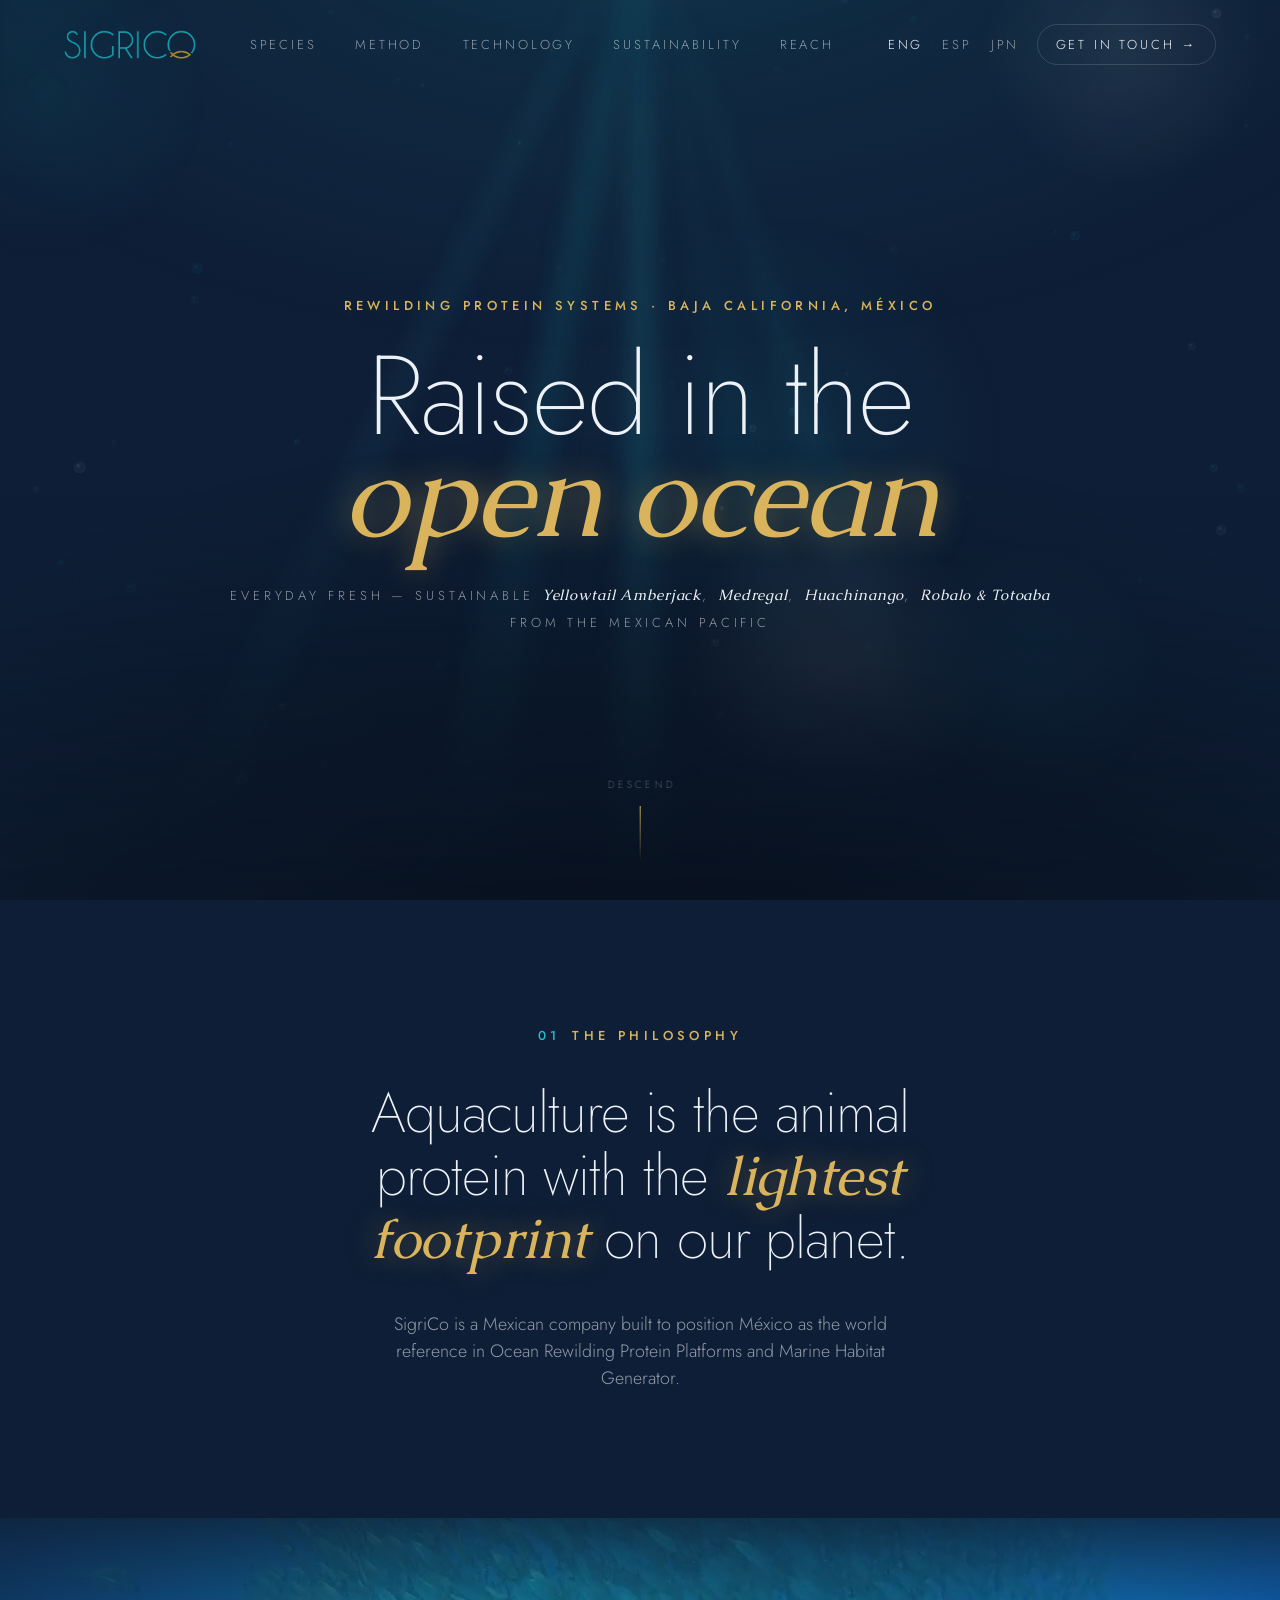
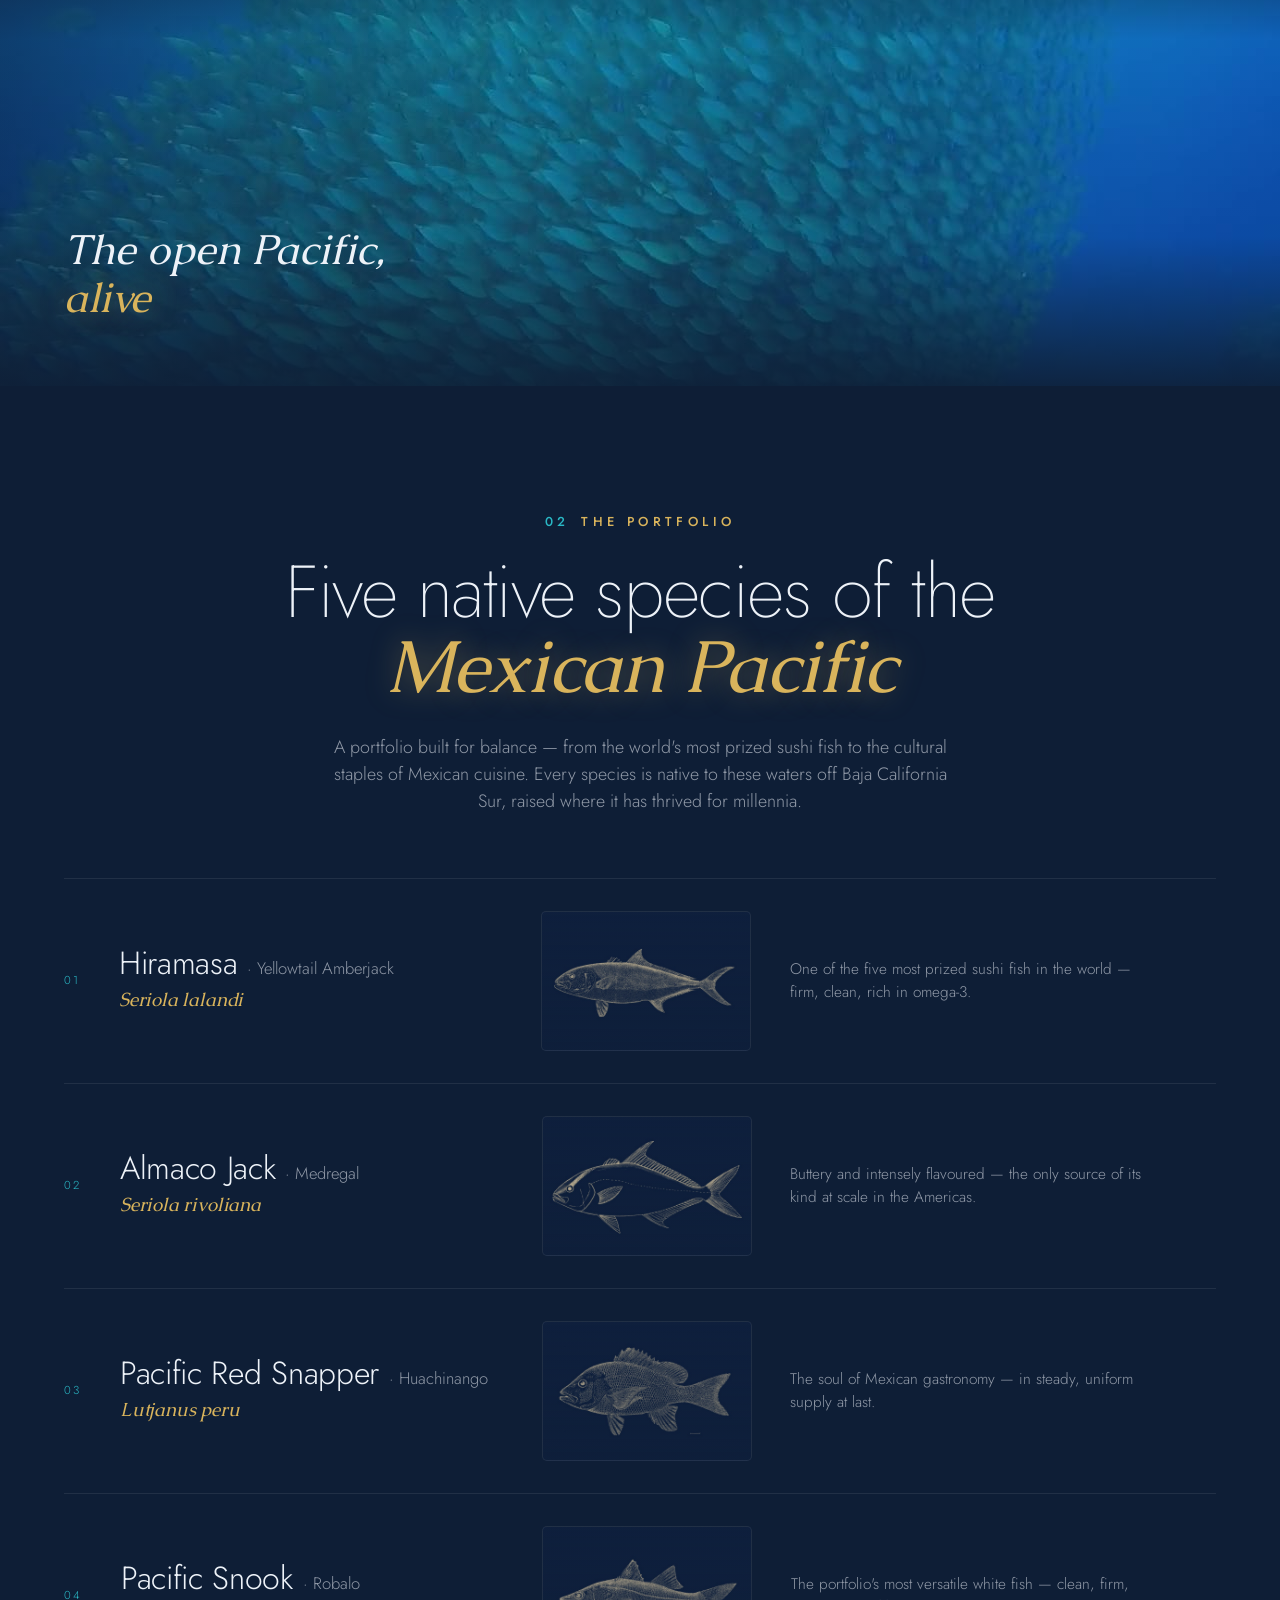
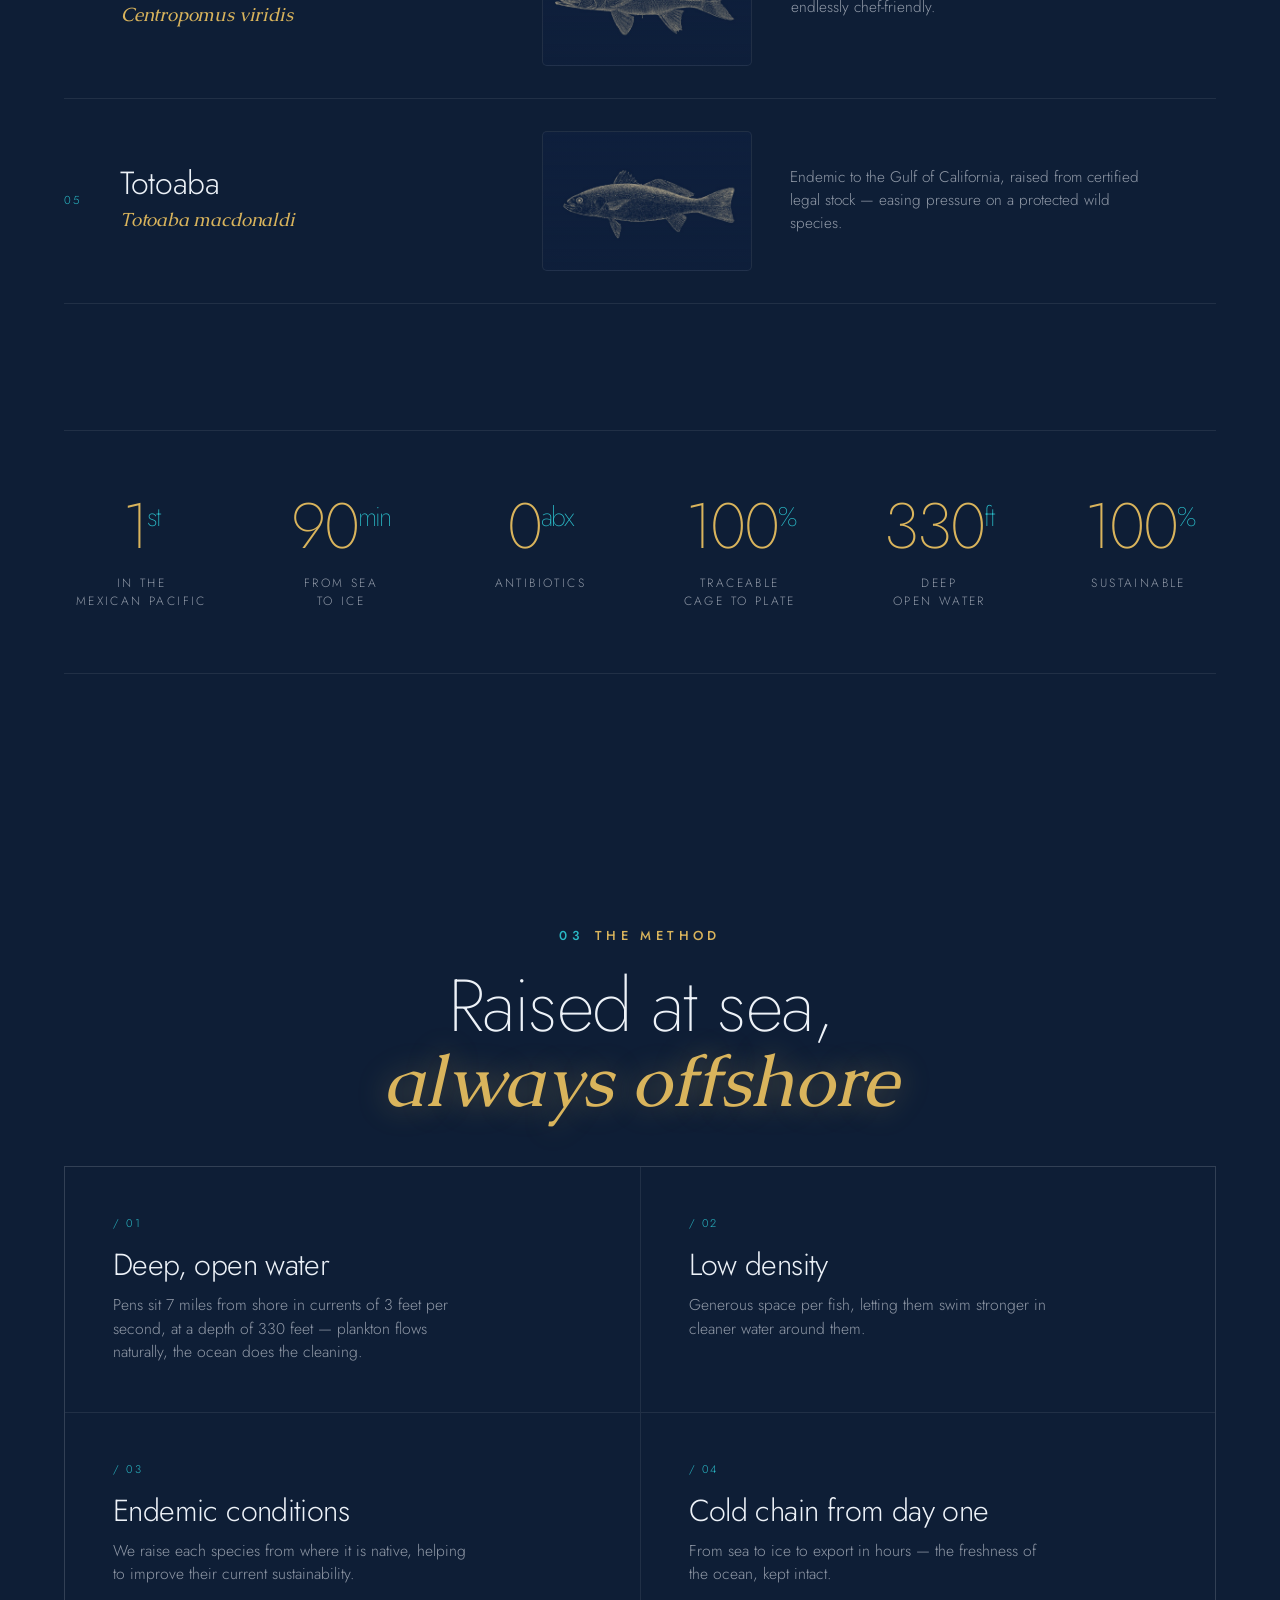
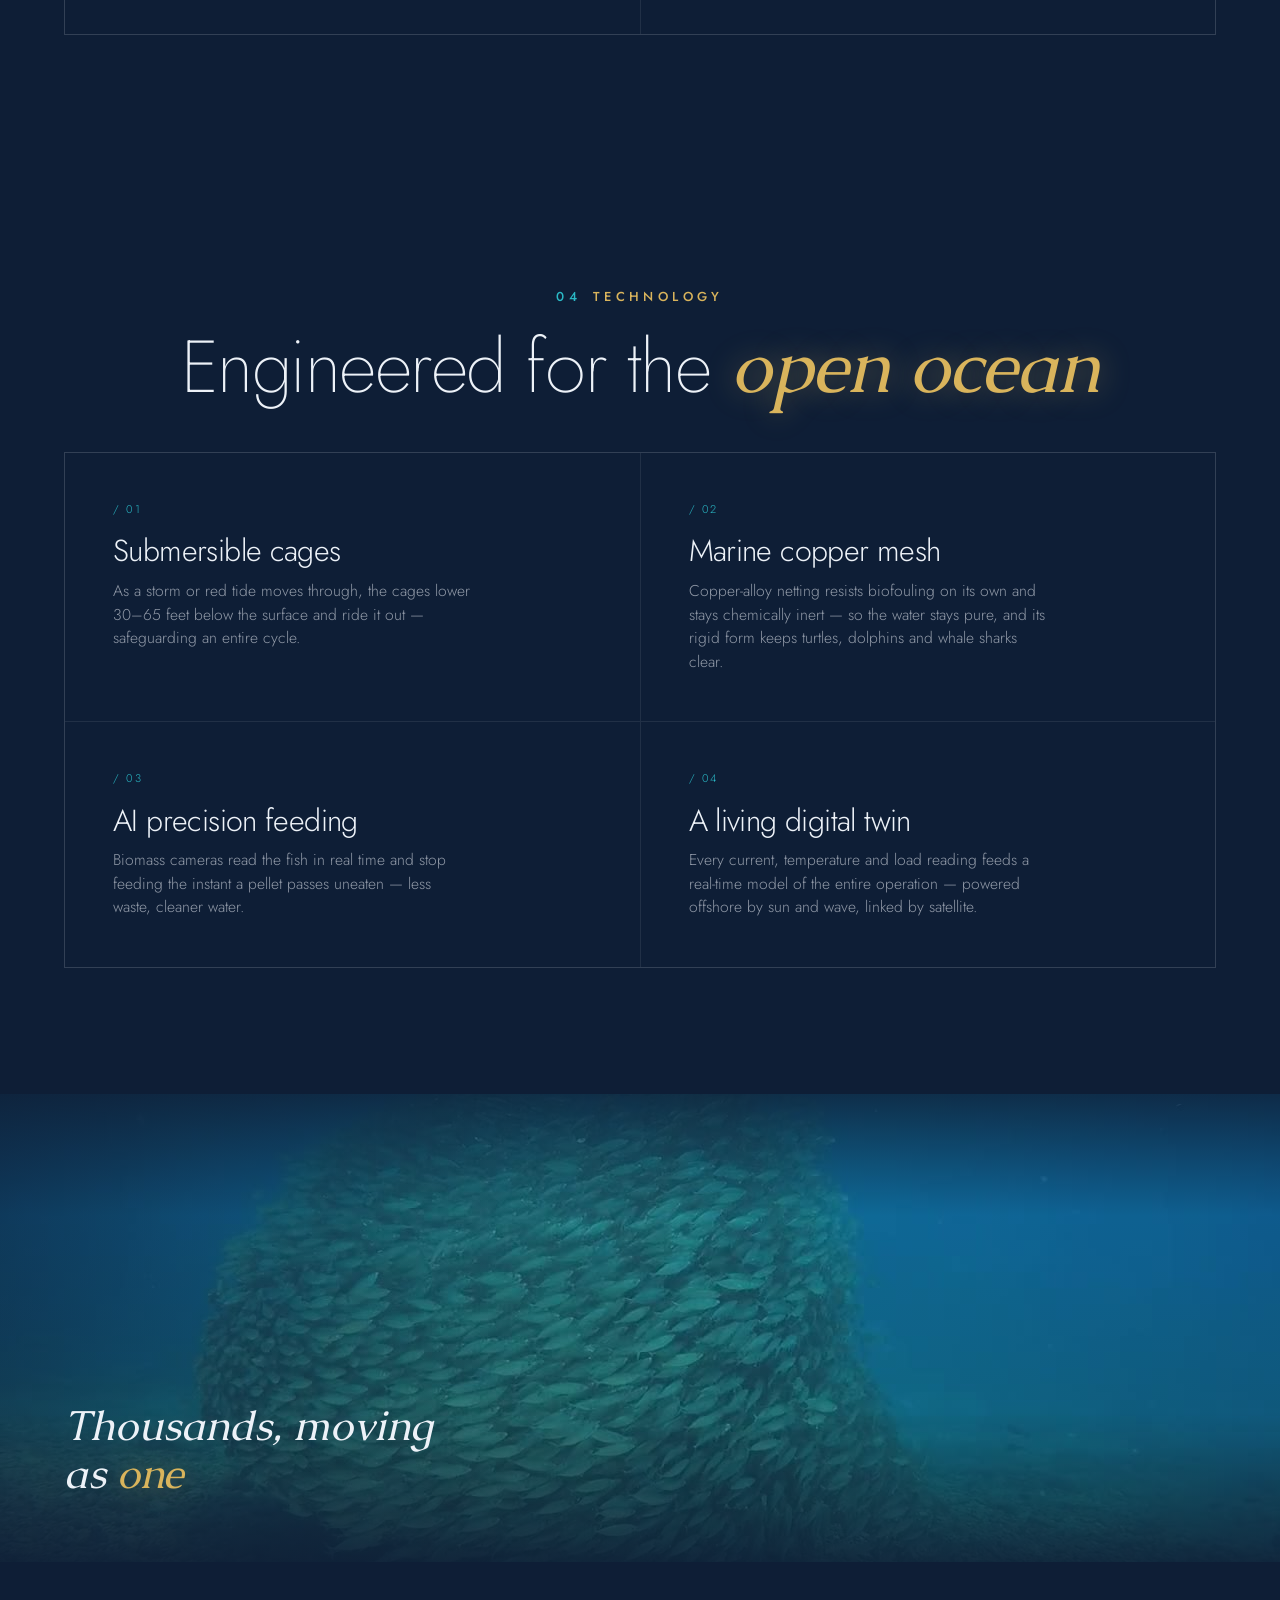
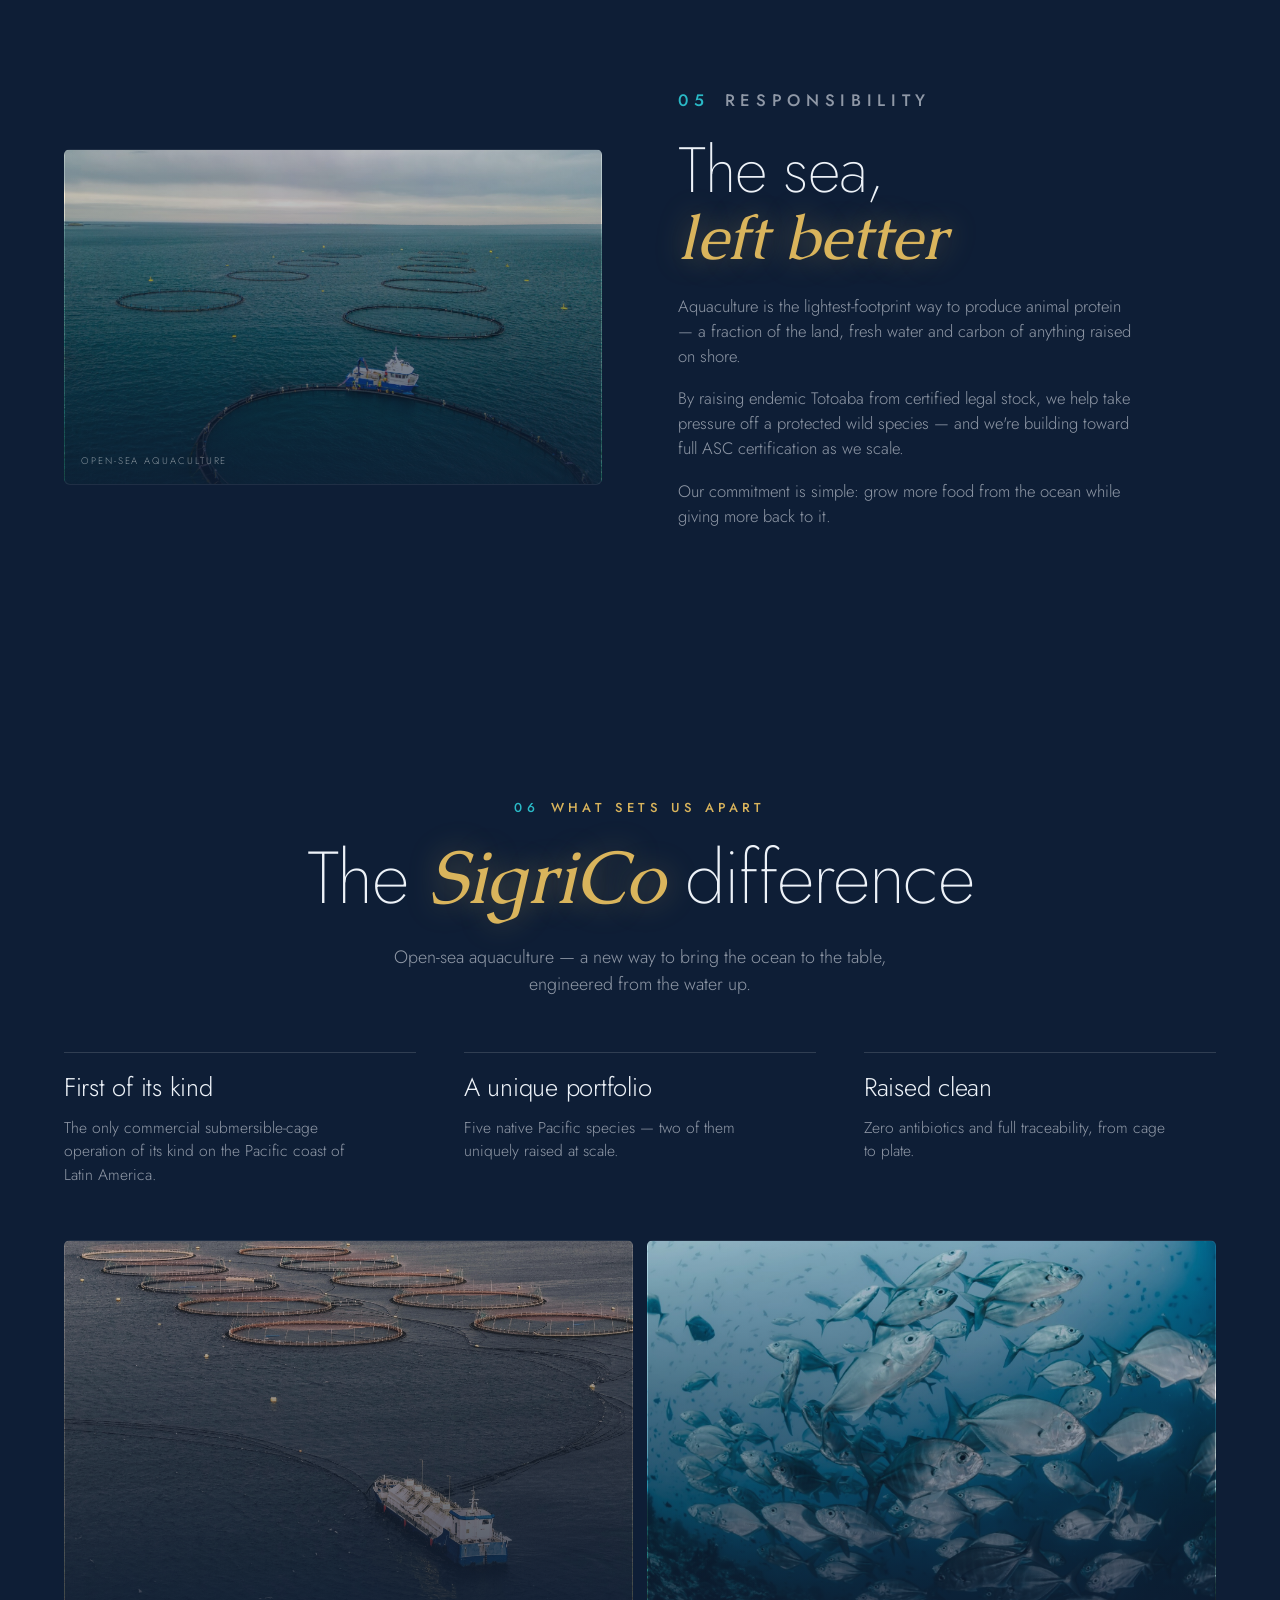
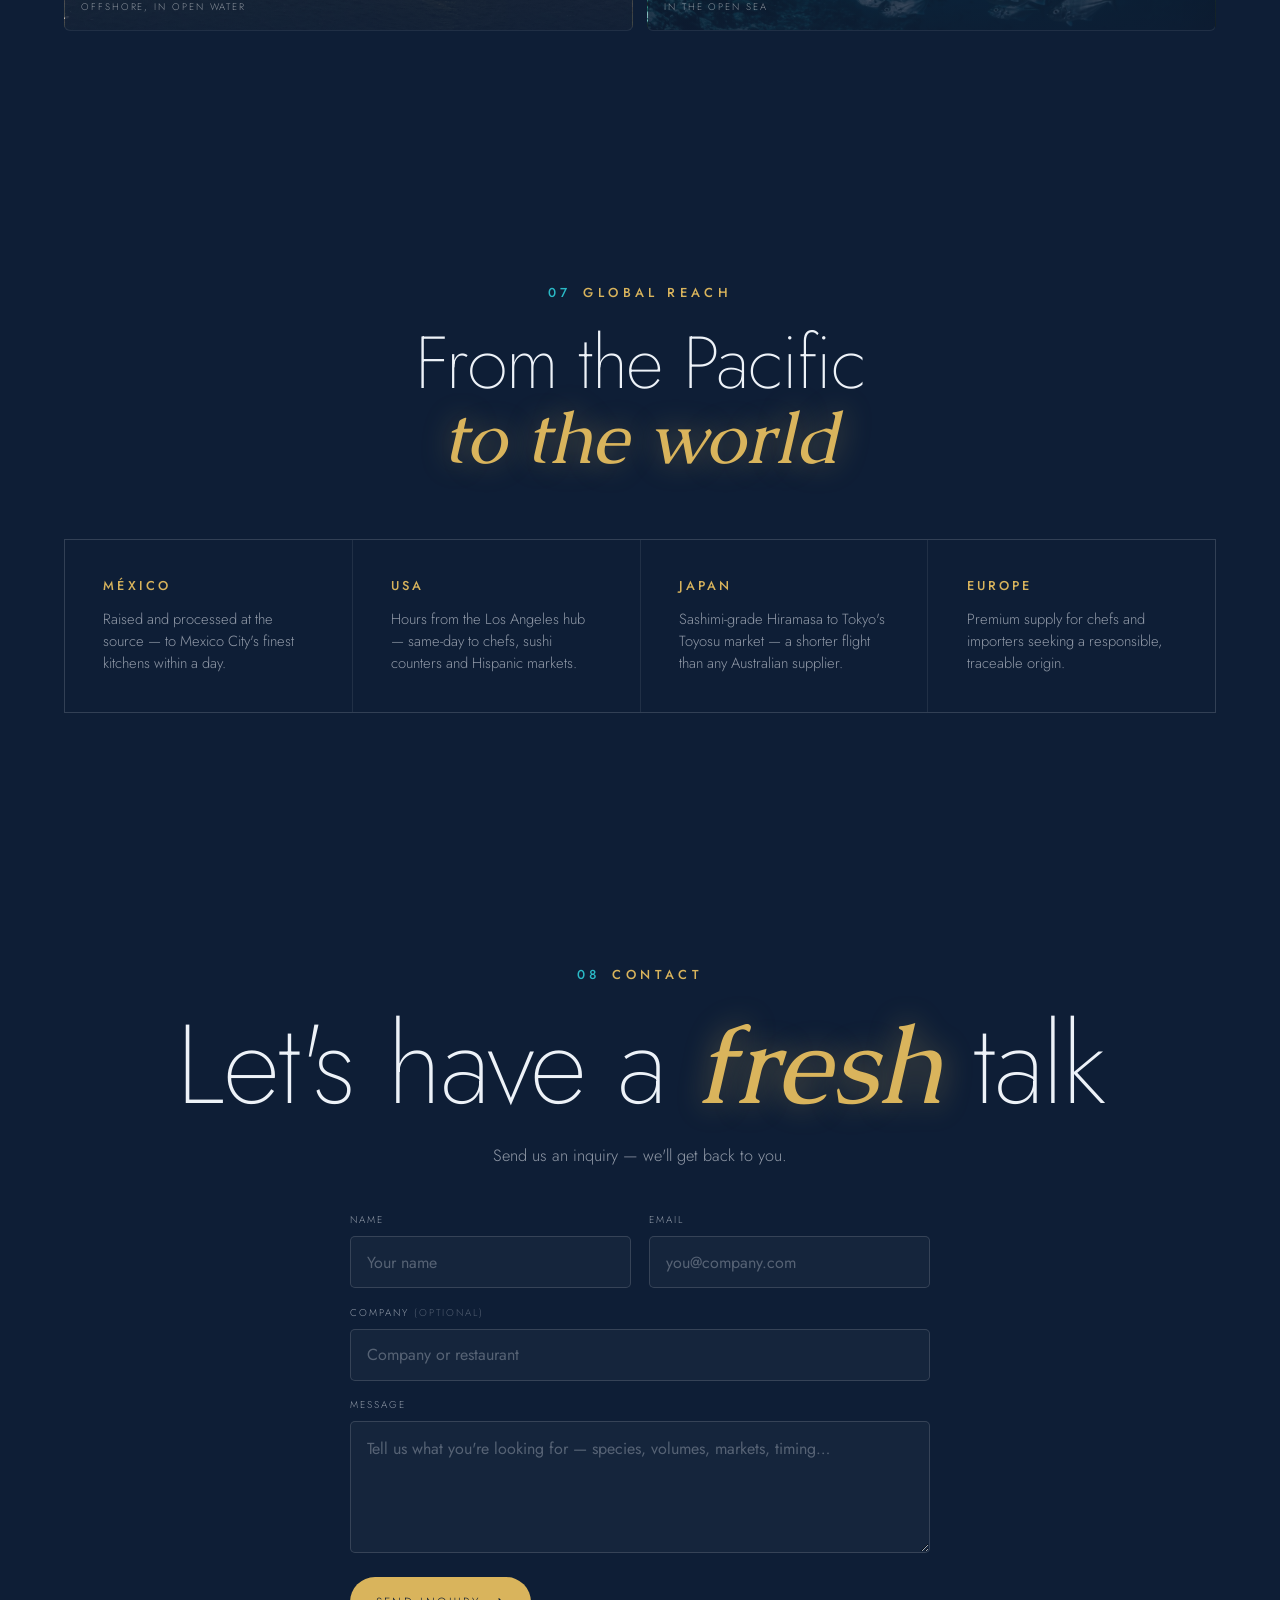
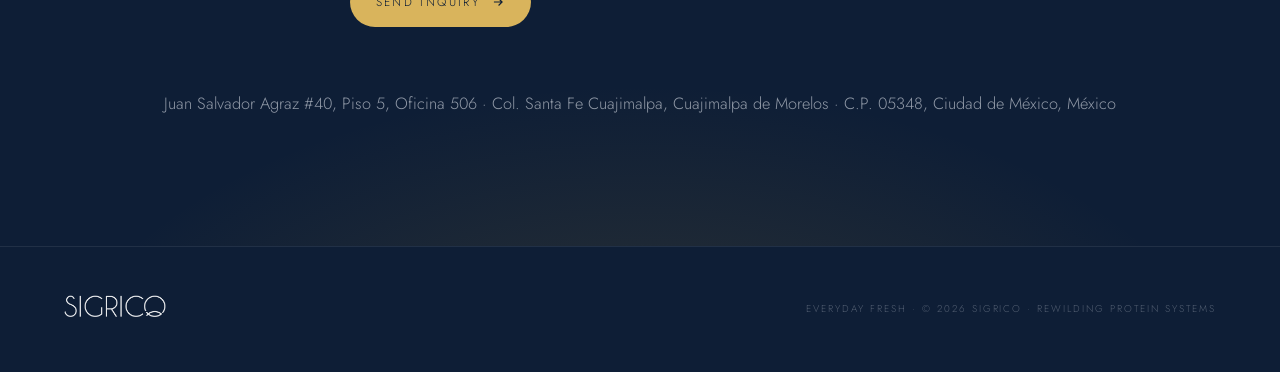
<file: index.html>
<!DOCTYPE html>
<html lang="en">
<head>
  <meta charset="UTF-8" />
  <meta name="viewport" content="width=device-width, initial-scale=1.0" />
  <title>SigriCo — Everyday Fresh · Rewilding Protein Systems</title>
  <meta name="description" content="SigriCo raises premium Seriola in the open Pacific — sustainable, sea-to-table protein from Mexico. Everyday Fresh." />
  <meta name="theme-color" content="#081428" />
  <link rel="icon" type="image/png" href="images/favicon.png" />

  <link rel="preconnect" href="https://fonts.googleapis.com" />
  <link rel="preconnect" href="https://fonts.gstatic.com" crossorigin />
  <!-- Type to match sigrico.com: Futura LT → Jost (geometric sans) · Caudex (serif accent) -->
  <link href="https://fonts.googleapis.com/css2?family=Jost:wght@200;300;400;500&family=Caudex:ital,wght@0,400;0,700;1,400;1,700&display=swap" rel="stylesheet" />

  <link rel="stylesheet" href="styles.css" />
</head>
<body>

  <!-- ===================== NAV ===================== -->
  <nav class="nav" id="nav">
    <a class="nav__logo" href="#top" aria-label="SigriCo home">
      <img src="images/sigrico-logo.png" alt="SigriCo" />
    </a>
    <div class="nav__links">
      <a href="#species">Species</a>
      <a href="#method">Method</a>
      <a href="#technology">Technology</a>
      <a href="#sustainability">Sustainability</a>
      <a href="#reach">Reach</a>
    </div>
    <div class="nav__end">
      <div class="nav__lang">
        <a href="index.html" class="is-active" aria-current="true">ENG</a>
        <span class="nav__lang-sep" aria-hidden="true">·</span>
        <a href="es.html" aria-label="Ver el sitio en español">ESP</a>
        <span class="nav__lang-sep" aria-hidden="true">·</span>
        <a href="jp.html" aria-label="日本語で表示">JPN</a>
      </div>
      <a class="nav__cta" href="#contact">Get in touch →</a>
    </div>
  </nav>

  <!-- ===================== HERO ===================== -->
  <header class="hero" id="top">
    <canvas id="particles"></canvas>
    <div class="rays"></div>
    <div class="hero__inner">
      <p class="eyebrow hero__eyebrow">Rewilding Protein Systems · Baja California, México</p>
      <h1>
        <span class="l1">Raised in the</span>
        <span class="l2 serif-it glow">open ocean</span>
      </h1>
      <p class="hero__sub">Everyday Fresh — sustainable <span class="fish">Yellowtail Amberjack</span>, <span class="fish">Medregal</span>, <span class="fish">Huachinango</span>, <span class="fish">Robalo &amp; Totoaba</span> from the Mexican Pacific</p>
    </div>
    <a class="hero__cue" href="#philosophy" aria-label="Descend to the next section">
      <span>Descend</span>
      <i></i>
    </a>
  </header>

  <main>
    <!-- ===================== STATEMENT ===================== -->
    <section class="section statement" id="philosophy">
      <p class="eyebrow reveal"><span class="idx">01</span>The Philosophy</p>
      <h2 class="big reveal d1">
        Aquaculture is the animal protein with the <span class="serif-it glow">lightest footprint</span> on our planet.
      </h2>
      <p class="lede reveal d2">
        SigriCo is a Mexican company built to position México as the world reference in
        Ocean Rewilding Protein Platforms and Marine Habitat Generator.
      </p>
    </section>

    <!-- ===================== INTERLUDE ===================== -->
    <section class="interlude" aria-label="Fish in the open Pacific">
      <video class="interlude__video" autoplay muted loop playsinline preload="metadata" poster="images/interlude-deep.jpg">
        <source src="videos/interlude-deep.mp4" type="video/mp4" />
      </video>
      <p class="interlude__cap">The open Pacific, <span class="serif-it glow">alive</span></p>
    </section>

    <!-- ===================== SPECIES / PORTFOLIO ===================== -->
    <section class="section" id="species">
      <div class="species__head">
        <p class="eyebrow reveal"><span class="idx">02</span>The Portfolio</p>
        <h2 class="reveal d1">Five native species of the<br /><span class="serif-it glow">Mexican Pacific</span></h2>
        <p class="species__intro reveal d2">
          A portfolio built for balance — from the world's most prized sushi fish to the
          cultural staples of Mexican cuisine. Every species is native to these waters off
          Baja California Sur, raised where it has thrived for millennia.
        </p>
      </div>

      <ol class="roster">
        <li class="roster__row reveal">
          <span class="roster__idx">01</span>
          <div class="roster__name">
            <h3>Hiramasa <span class="roster__alt">· Yellowtail Amberjack</span></h3>
            <p class="roster__sci serif-it">Seriola lalandi</p>
          </div>
          <div class="roster__photo" style="--img:url('images/fish-hiramasa.jpg')"></div>
          <p class="roster__desc">One of the five most prized sushi fish in the world — firm, clean, rich in omega-3.</p>
        </li>
        <li class="roster__row reveal">
          <span class="roster__idx">02</span>
          <div class="roster__name">
            <h3>Almaco Jack <span class="roster__alt">· Medregal</span></h3>
            <p class="roster__sci serif-it">Seriola rivoliana</p>
          </div>
          <div class="roster__photo" style="--img:url('images/fish-almaco.jpg')"></div>
          <p class="roster__desc">Buttery and intensely flavoured — the only source of its kind at scale in the Americas.</p>
        </li>
        <li class="roster__row reveal">
          <span class="roster__idx">03</span>
          <div class="roster__name">
            <h3>Pacific Red Snapper <span class="roster__alt">· Huachinango</span></h3>
            <p class="roster__sci serif-it">Lutjanus peru</p>
          </div>
          <div class="roster__photo" style="--img:url('images/fish-snapper.jpg')"></div>
          <p class="roster__desc">The soul of Mexican gastronomy — in steady, uniform supply at last.</p>
        </li>
        <li class="roster__row reveal">
          <span class="roster__idx">04</span>
          <div class="roster__name">
            <h3>Pacific Snook <span class="roster__alt">· Robalo</span></h3>
            <p class="roster__sci serif-it">Centropomus viridis</p>
          </div>
          <div class="roster__photo" style="--img:url('images/fish-snook.jpg')"></div>
          <p class="roster__desc">The portfolio's most versatile white fish — clean, firm, endlessly chef-friendly.</p>
        </li>
        <li class="roster__row reveal">
          <span class="roster__idx">05</span>
          <div class="roster__name">
            <h3>Totoaba</h3>
            <p class="roster__sci serif-it">Totoaba macdonaldi</p>
          </div>
          <div class="roster__photo" style="--img:url('images/fish-totoaba.jpg')"></div>
          <p class="roster__desc">Endemic to the Gulf of California, raised from certified legal stock — easing pressure on a protected wild species.</p>
        </li>
      </ol>
    </section>

    <!-- ===================== STATS ===================== -->
    <section class="section" style="padding-top:0;">
      <div class="stats">
        <div class="stat reveal">
          <div class="stat__num">1<small>st</small></div>
          <div class="stat__label">In the<br />Mexican Pacific</div>
        </div>
        <div class="stat reveal">
          <div class="stat__num">90<small>min</small></div>
          <div class="stat__label">From sea<br />to ice</div>
        </div>
        <div class="stat reveal d1">
          <div class="stat__num">0<small>abx</small></div>
          <div class="stat__label">Antibiotics</div>
        </div>
        <div class="stat reveal d2">
          <div class="stat__num">100<small>%</small></div>
          <div class="stat__label">Traceable<br />cage to plate</div>
        </div>
        <div class="stat reveal d3">
          <div class="stat__num">330<small>ft</small></div>
          <div class="stat__label">Deep<br />open water</div>
        </div>
        <div class="stat reveal d4">
          <div class="stat__num">100<small>%</small></div>
          <div class="stat__label">Sustainable</div>
        </div>
      </div>
    </section>

    <!-- ===================== METHOD ===================== -->
    <section class="section" id="method">
      <div style="text-align:center;">
        <p class="eyebrow reveal"><span class="idx">03</span>The Method</p>
        <h2 class="reveal d1" style="font-size:clamp(2rem,6vw,4.6rem);margin-top:1.4rem;">
          Raised at sea,<br /><span class="serif-it glow">always offshore</span>
        </h2>
      </div>
      <div class="steps">
        <div class="step reveal">
          <div class="step__n">/ 01</div>
          <h3>Deep, open water</h3>
          <p>Pens sit 7 miles from shore in currents of 3 feet per second, at a depth of 330 feet — plankton flows naturally, the ocean does the cleaning.</p>
        </div>
        <div class="step reveal d1">
          <div class="step__n">/ 02</div>
          <h3>Low density</h3>
          <p>Generous space per fish, letting them swim stronger in cleaner water around them.</p>
        </div>
        <div class="step reveal d2">
          <div class="step__n">/ 03</div>
          <h3>Endemic conditions</h3>
          <p>We raise each species from where it is native, helping to improve their current sustainability.</p>
        </div>
        <div class="step reveal d3">
          <div class="step__n">/ 04</div>
          <h3>Cold chain from day one</h3>
          <p>From sea to ice to export in hours — the freshness of the ocean, kept intact.</p>
        </div>
      </div>
    </section>

    <!-- ===================== TECHNOLOGY ===================== -->
    <section class="section" id="technology">
      <div style="text-align:center;">
        <p class="eyebrow reveal"><span class="idx">04</span>Technology</p>
        <h2 class="reveal d1" style="font-size:clamp(2rem,6vw,4.6rem);margin-top:1.4rem;">
          Engineered for the <span class="serif-it glow">open ocean</span>
        </h2>
      </div>
      <div class="steps">
        <div class="step reveal">
          <div class="step__n">/ 01</div>
          <h3>Submersible cages</h3>
          <p>As a storm or red tide moves through, the cages lower 30–65 feet below the surface and ride it out — safeguarding an entire cycle.</p>
        </div>
        <div class="step reveal d1">
          <div class="step__n">/ 02</div>
          <h3>Marine copper mesh</h3>
          <p>Copper-alloy netting resists biofouling on its own and stays chemically inert — so the water stays pure, and its rigid form keeps turtles, dolphins and whale sharks clear.</p>
        </div>
        <div class="step reveal d2">
          <div class="step__n">/ 03</div>
          <h3>AI precision feeding</h3>
          <p>Biomass cameras read the fish in real time and stop feeding the instant a pellet passes uneaten — less waste, cleaner water.</p>
        </div>
        <div class="step reveal d3">
          <div class="step__n">/ 04</div>
          <h3>A living digital twin</h3>
          <p>Every current, temperature and load reading feeds a real-time model of the entire operation — powered offshore by sun and wave, linked by satellite.</p>
        </div>
      </div>
    </section>

    <!-- ===================== INTERLUDE ===================== -->
    <section class="interlude" aria-label="A school of fish moving together">
      <video class="interlude__video" autoplay muted loop playsinline preload="metadata" poster="images/interlude-swarm.jpg">
        <source src="videos/interlude-swarm.mp4" type="video/mp4" />
      </video>
      <p class="interlude__cap">Thousands, moving as <span class="serif-it glow">one</span></p>
    </section>

    <!-- ===================== SUSTAINABILITY ===================== -->
    <section class="section split rev" id="sustainability">
      <div class="split__media reveal">
        <div class="media wide photo" style="--img:url('images/ocean-aerial.jpg')">
          <span class="media__label">Open-sea aquaculture</span>
        </div>
      </div>
      <div class="split__body">
        <p class="eyebrow reveal"><span class="idx">05</span>Responsibility</p>
        <h2 class="reveal d1">The sea,<br /><span class="serif-it glow">left better</span></h2>
        <p class="reveal d2">
          Aquaculture is the lightest-footprint way to produce animal protein — a fraction of
          the land, fresh water and carbon of anything raised on shore.
        </p>
        <p class="reveal d2">
          By raising endemic Totoaba from certified legal stock, we help take pressure off a
          protected wild species — and we're building toward full ASC certification as we scale.
        </p>
        <p class="reveal d2">
          Our commitment is simple: grow more food from the ocean while giving more back to it.
        </p>
      </div>
    </section>

    <!-- ===================== THE DIFFERENCE ===================== -->
    <section class="section" id="difference">
      <div class="diff__head">
        <p class="eyebrow reveal"><span class="idx">06</span>What sets us apart</p>
        <h2 class="reveal d1">The <span class="serif-it glow">SigriCo</span> difference</h2>
        <p class="diff__intro reveal d2">
          Open-sea aquaculture — a new way to bring the ocean to the table, engineered
          from the water up.
        </p>
      </div>

      <div class="diff__grid">
        <div class="diff__item reveal">
          <h3>First of its kind</h3>
          <p>The only commercial submersible-cage operation of its kind on the Pacific coast of Latin America.</p>
        </div>
        <div class="diff__item reveal d1">
          <h3>A unique portfolio</h3>
          <p>Five native Pacific species — two of them uniquely raised at scale.</p>
        </div>
        <div class="diff__item reveal d2">
          <h3>Raised clean</h3>
          <p>Zero antibiotics and full traceability, from cage to plate.</p>
        </div>
      </div>

      <div class="diff__media">
        <div class="media photo reveal" style="--img:url('images/ocean-cage.jpg')">
          <span class="media__label">Offshore, in open water</span>
        </div>
        <div class="media photo reveal d1" style="--img:url('images/fish-school.jpg')">
          <span class="media__label">In the open sea</span>
        </div>
      </div>
    </section>

    <!-- ===================== REACH ===================== -->
    <section class="section" id="reach">
      <div class="reach__head">
        <p class="eyebrow reveal"><span class="idx">07</span>Global Reach</p>
        <h2 class="reveal d1">From the Pacific<br /><span class="serif-it glow">to the world</span></h2>
      </div>
      <div class="markets">
        <div class="market reveal"><h3>México</h3><p>Raised and processed at the source — to Mexico City's finest kitchens within a day.</p></div>
        <div class="market reveal d1"><h3>USA</h3><p>Hours from the Los Angeles hub — same-day to chefs, sushi counters and Hispanic markets.</p></div>
        <div class="market reveal d2"><h3>Japan</h3><p>Sashimi-grade Hiramasa to Tokyo's Toyosu market — a shorter flight than any Australian supplier.</p></div>
        <div class="market reveal d3"><h3>Europe</h3><p>Premium supply for chefs and importers seeking a responsible, traceable origin.</p></div>
      </div>
    </section>

    <!-- ===================== CONTACT ===================== -->
    <section class="section contact" id="contact">
      <p class="eyebrow reveal"><span class="idx">08</span>Contact</p>
      <h2 class="reveal d1">Let's have a <span class="serif-it glow">fresh</span> talk</h2>
      <p class="contact__lede reveal d2">Send us an inquiry — we'll get back to you.</p>

      <!-- Inline AJAX form (FormSubmit, no signup). Inquiries go directly to
           rzambrano@isuriacorp.com. The FIRST submission triggers a one-time activation
           email to that address — click the link once and the form is live thereafter. -->
      <form class="cform reveal d2" id="contactForm" action="https://formsubmit.co/rzambrano@isuriacorp.com" method="POST">
        <div class="cform__row">
          <div class="field">
            <label for="cf-name">Name</label>
            <input id="cf-name" name="name" type="text" required autocomplete="name" placeholder="Your name" />
          </div>
          <div class="field">
            <label for="cf-email">Email</label>
            <input id="cf-email" name="email" type="email" required autocomplete="email" placeholder="you@company.com" />
          </div>
        </div>
        <div class="field">
          <label for="cf-company">Company <span class="opt">(optional)</span></label>
          <input id="cf-company" name="company" type="text" autocomplete="organization" placeholder="Company or restaurant" />
        </div>
        <div class="field">
          <label for="cf-message">Message</label>
          <textarea id="cf-message" name="message" rows="4" required placeholder="Tell us what you're looking for — species, volumes, markets, timing…"></textarea>
        </div>

        <!-- FormSubmit options + honeypot (spam trap) -->
        <input type="hidden" name="_subject" value="New inquiry from sigrico.com" />
        <input type="hidden" name="_cc" value="" /> <!-- unused: single recipient (rzambrano@isuriacorp.com) -->
        <input type="hidden" name="_captcha" value="false" />
        <input type="hidden" name="_template" value="table" />
        <input type="text" name="_honey" class="honey" tabindex="-1" autocomplete="off" aria-hidden="true" />

        <button class="btn-gold" type="submit" id="cf-submit">
          <span class="btn-label">Send inquiry</span>
          <svg viewBox="0 0 24 24" fill="none" stroke="currentColor" stroke-width="2"><path d="M5 12h14M13 6l6 6-6 6"/></svg>
        </button>
        <p class="cform__status" id="cf-status" role="status" aria-live="polite"></p>
      </form>

      <div class="cform__done reveal" id="contactDone" hidden>
        <h3>Thank you — your inquiry is <span class="serif-it glow">on its way</span>.</h3>
        <p>We've received your message and will get back to you.</p>
      </div>

      <p class="contact__addr reveal d3">
        Juan Salvador Agraz #40, Piso 5, Oficina 506 · Col. Santa Fe Cuajimalpa, Cuajimalpa de Morelos · C.P. 05348, Ciudad de México, México
      </p>
    </section>
  </main>

  <!-- ===================== FOOTER ===================== -->
  <footer class="footer">
    <img src="images/sigrico-logo-white.png" alt="SigriCo — Everyday Fresh" />
    <p class="footer__note">Everyday Fresh · © 2026 SigriCo · Rewilding Protein Systems</p>
  </footer>

  <script src="js/main.js"></script>
</body>
</html>
</file>
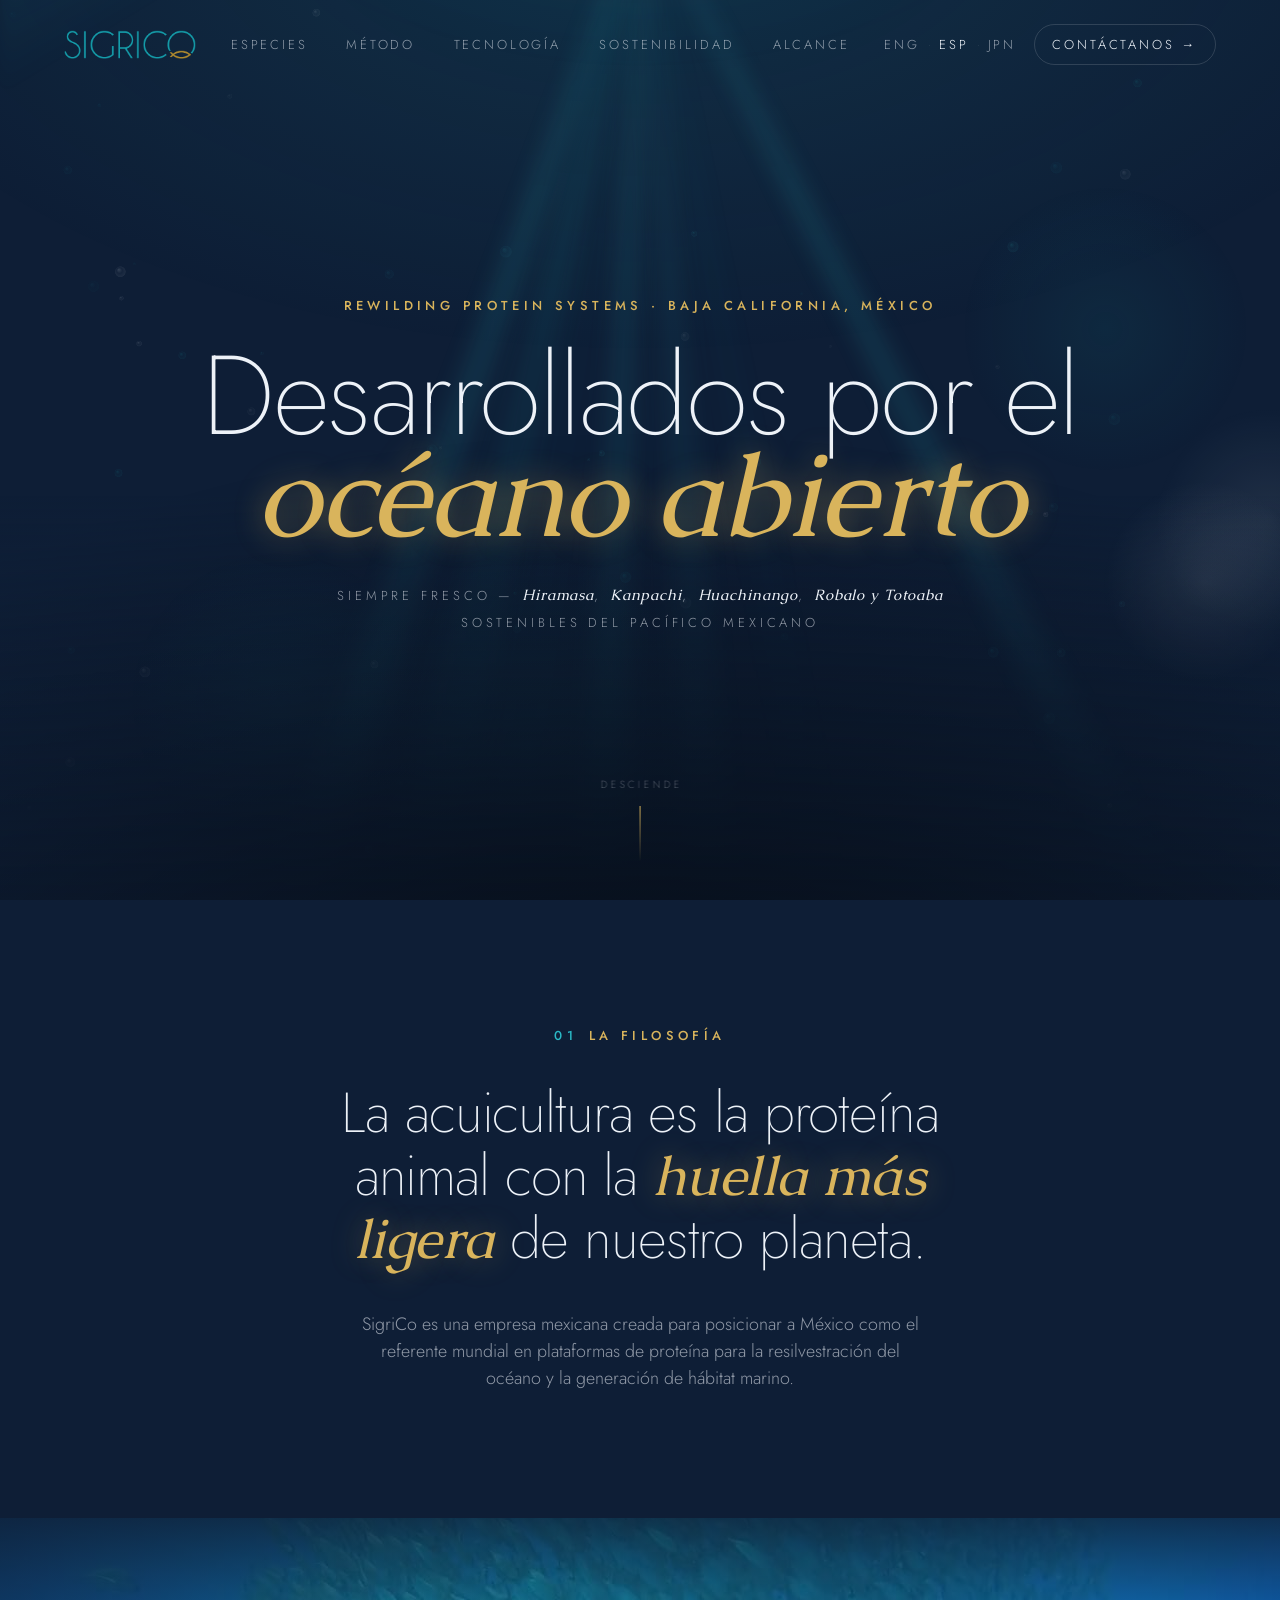
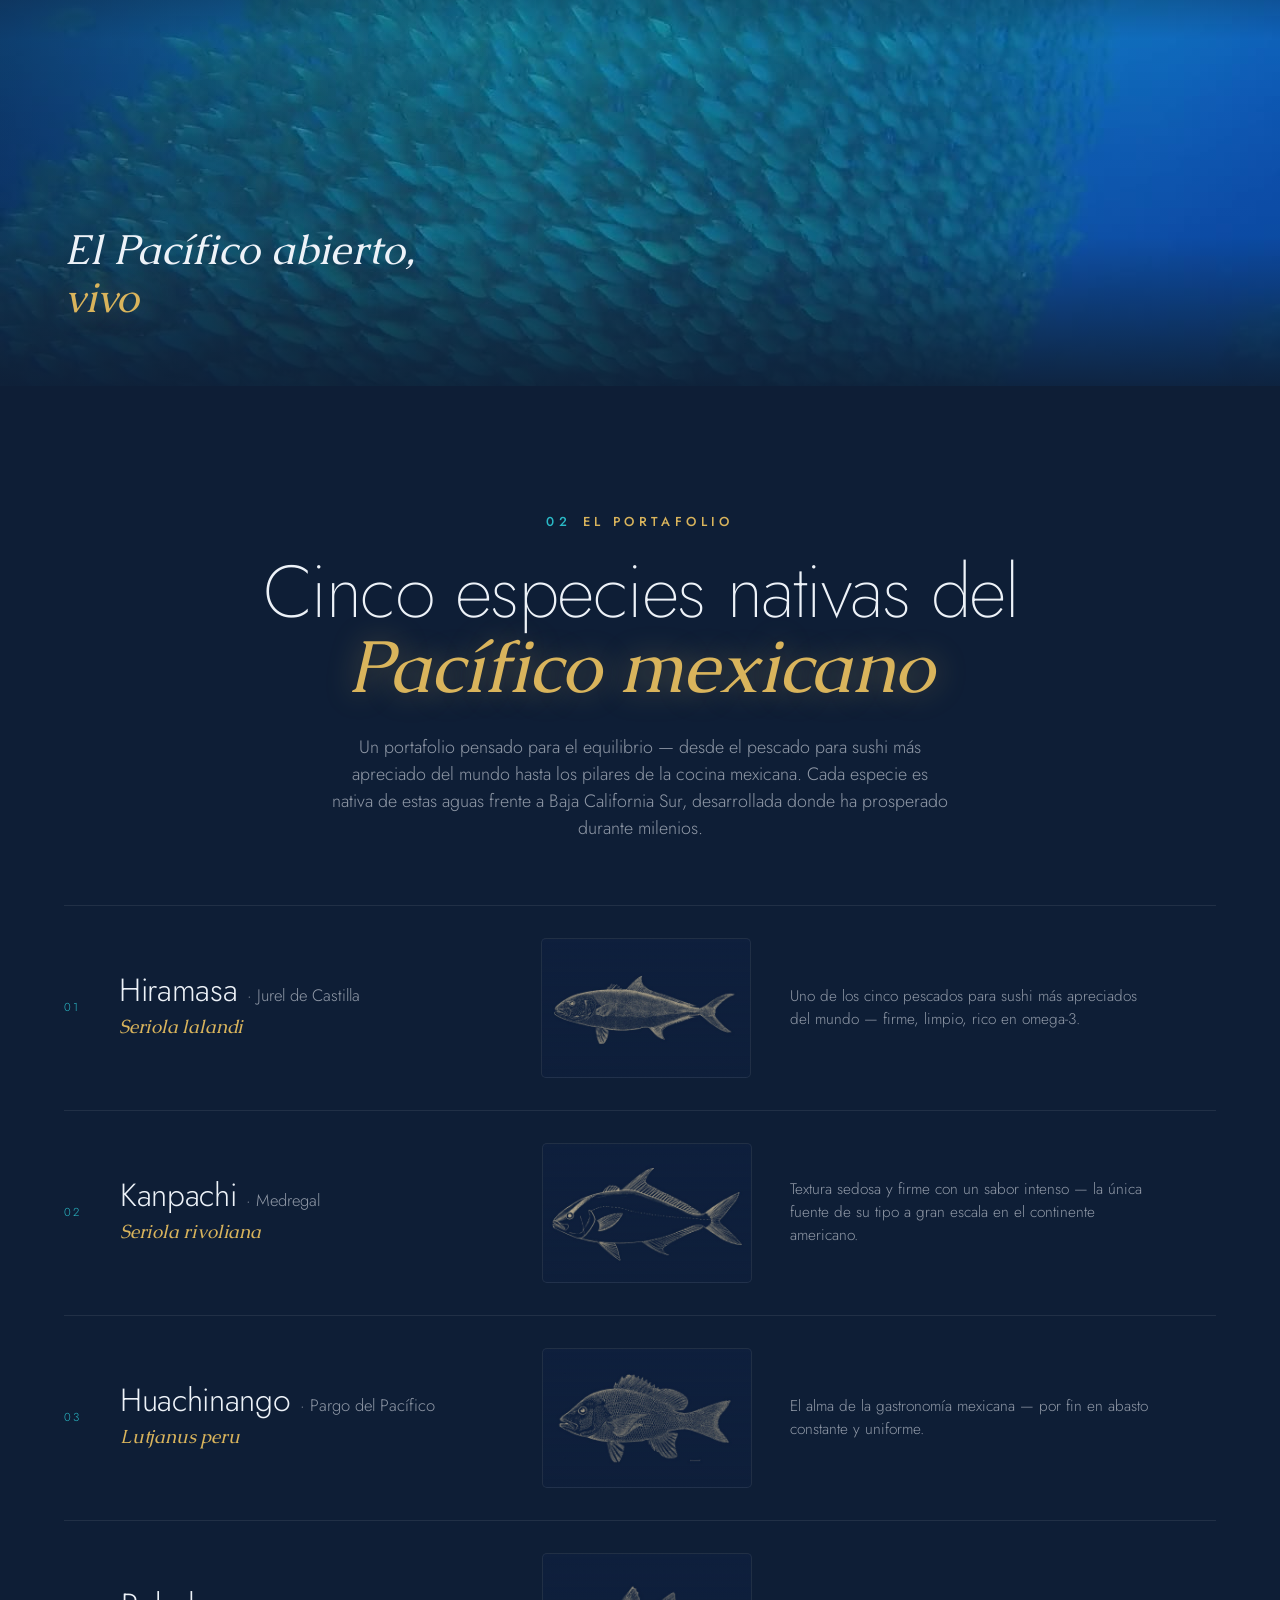
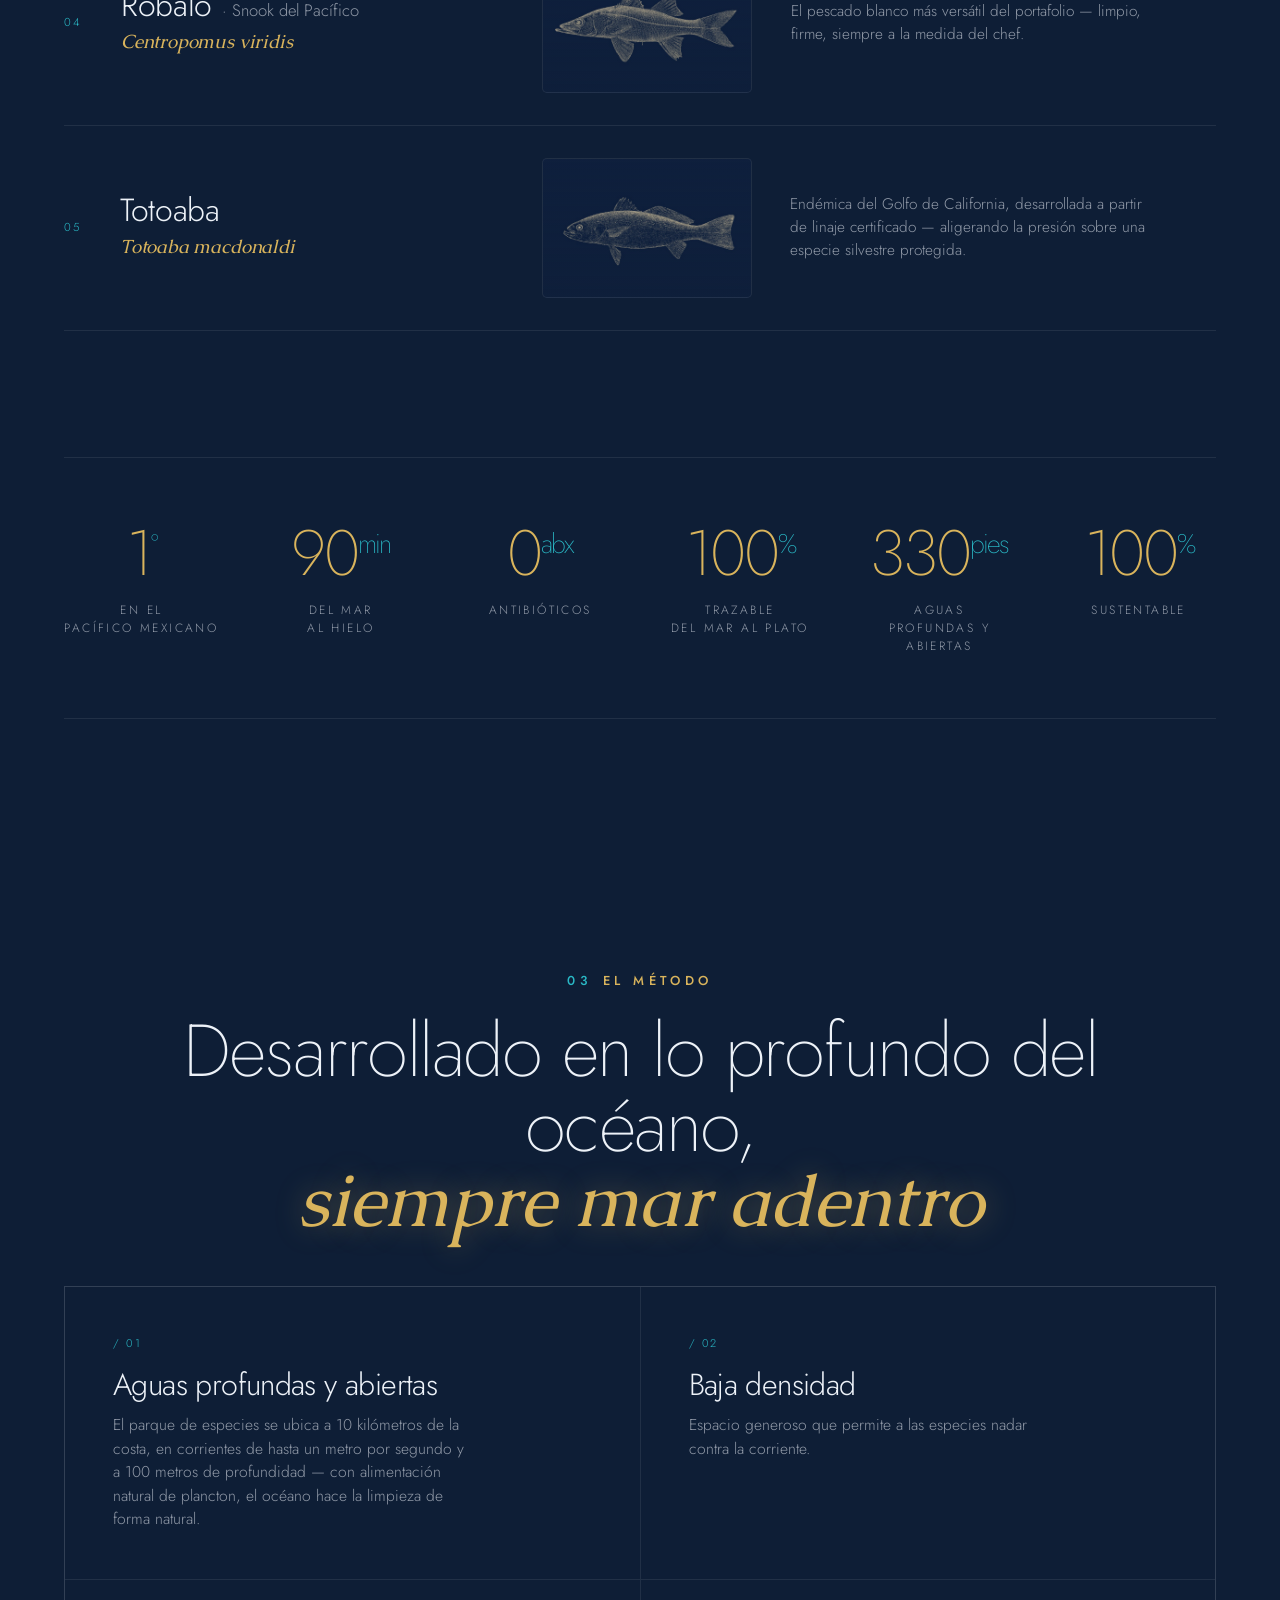
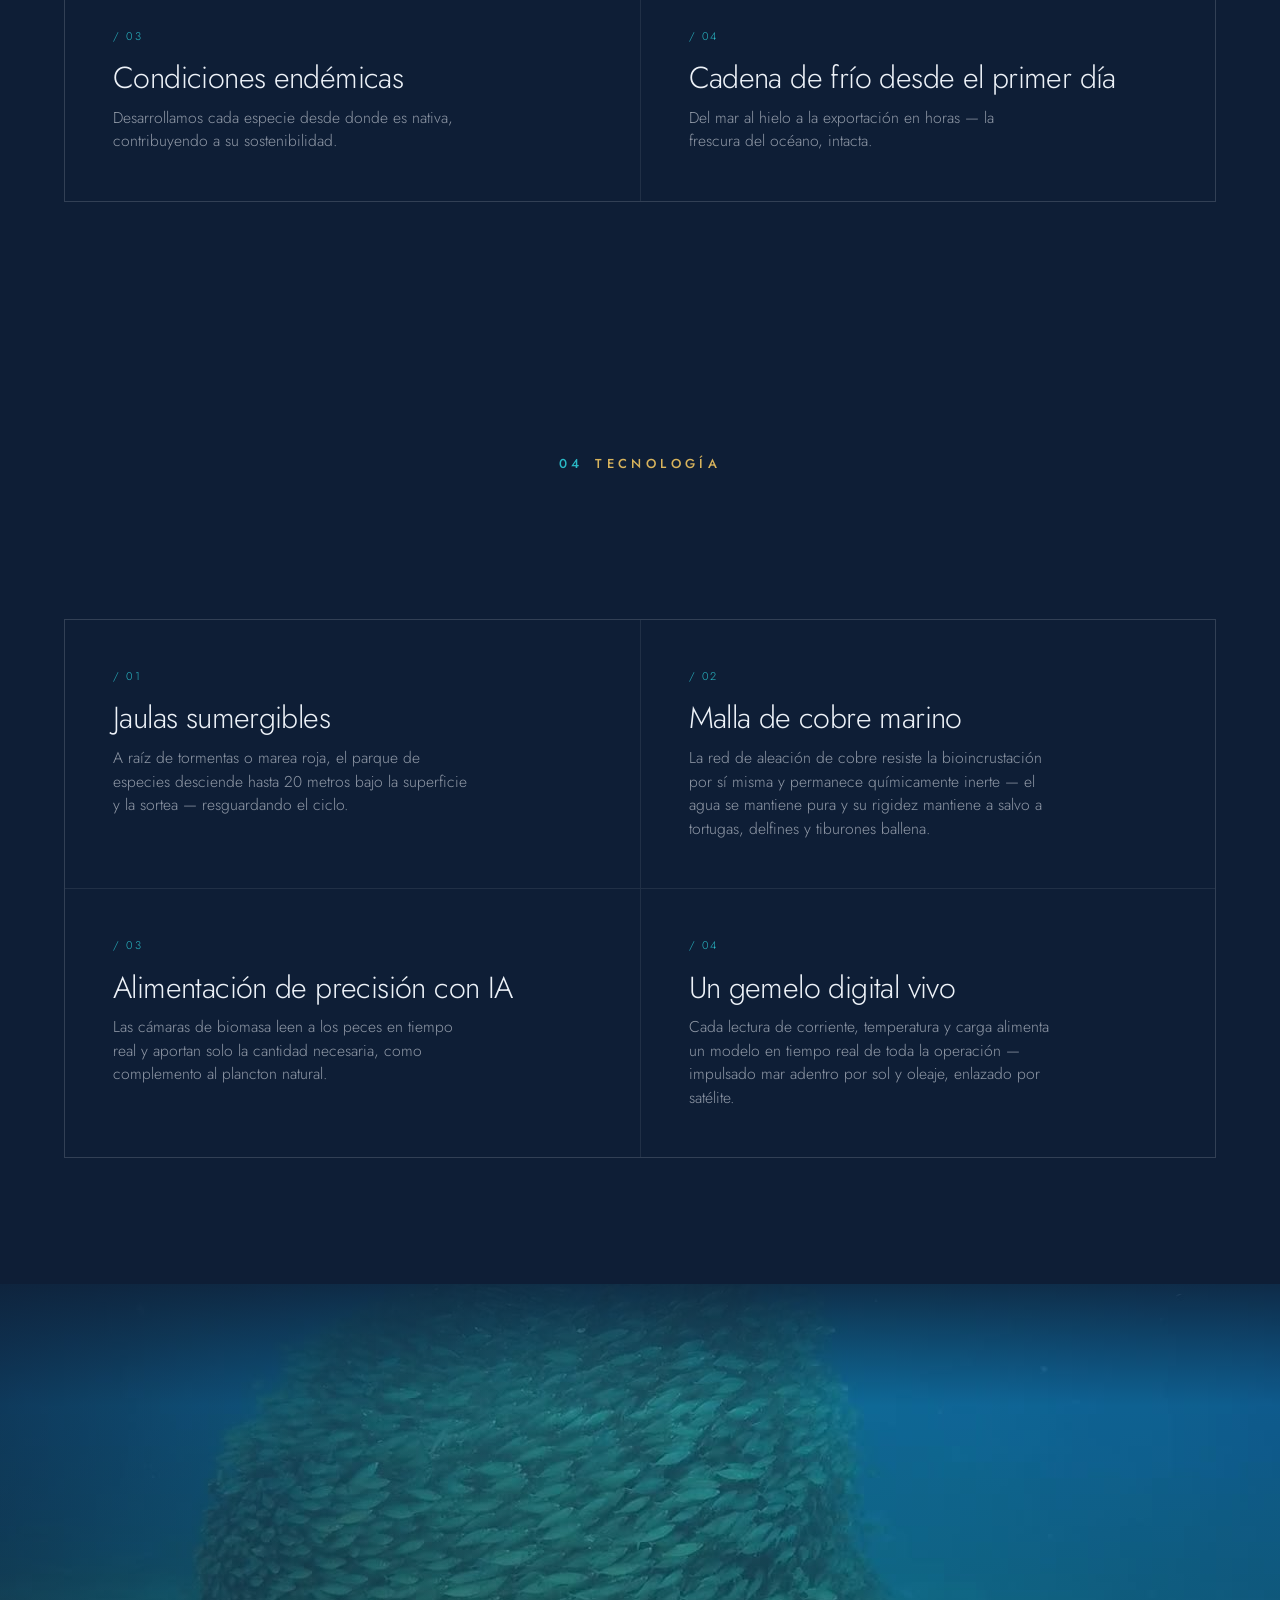
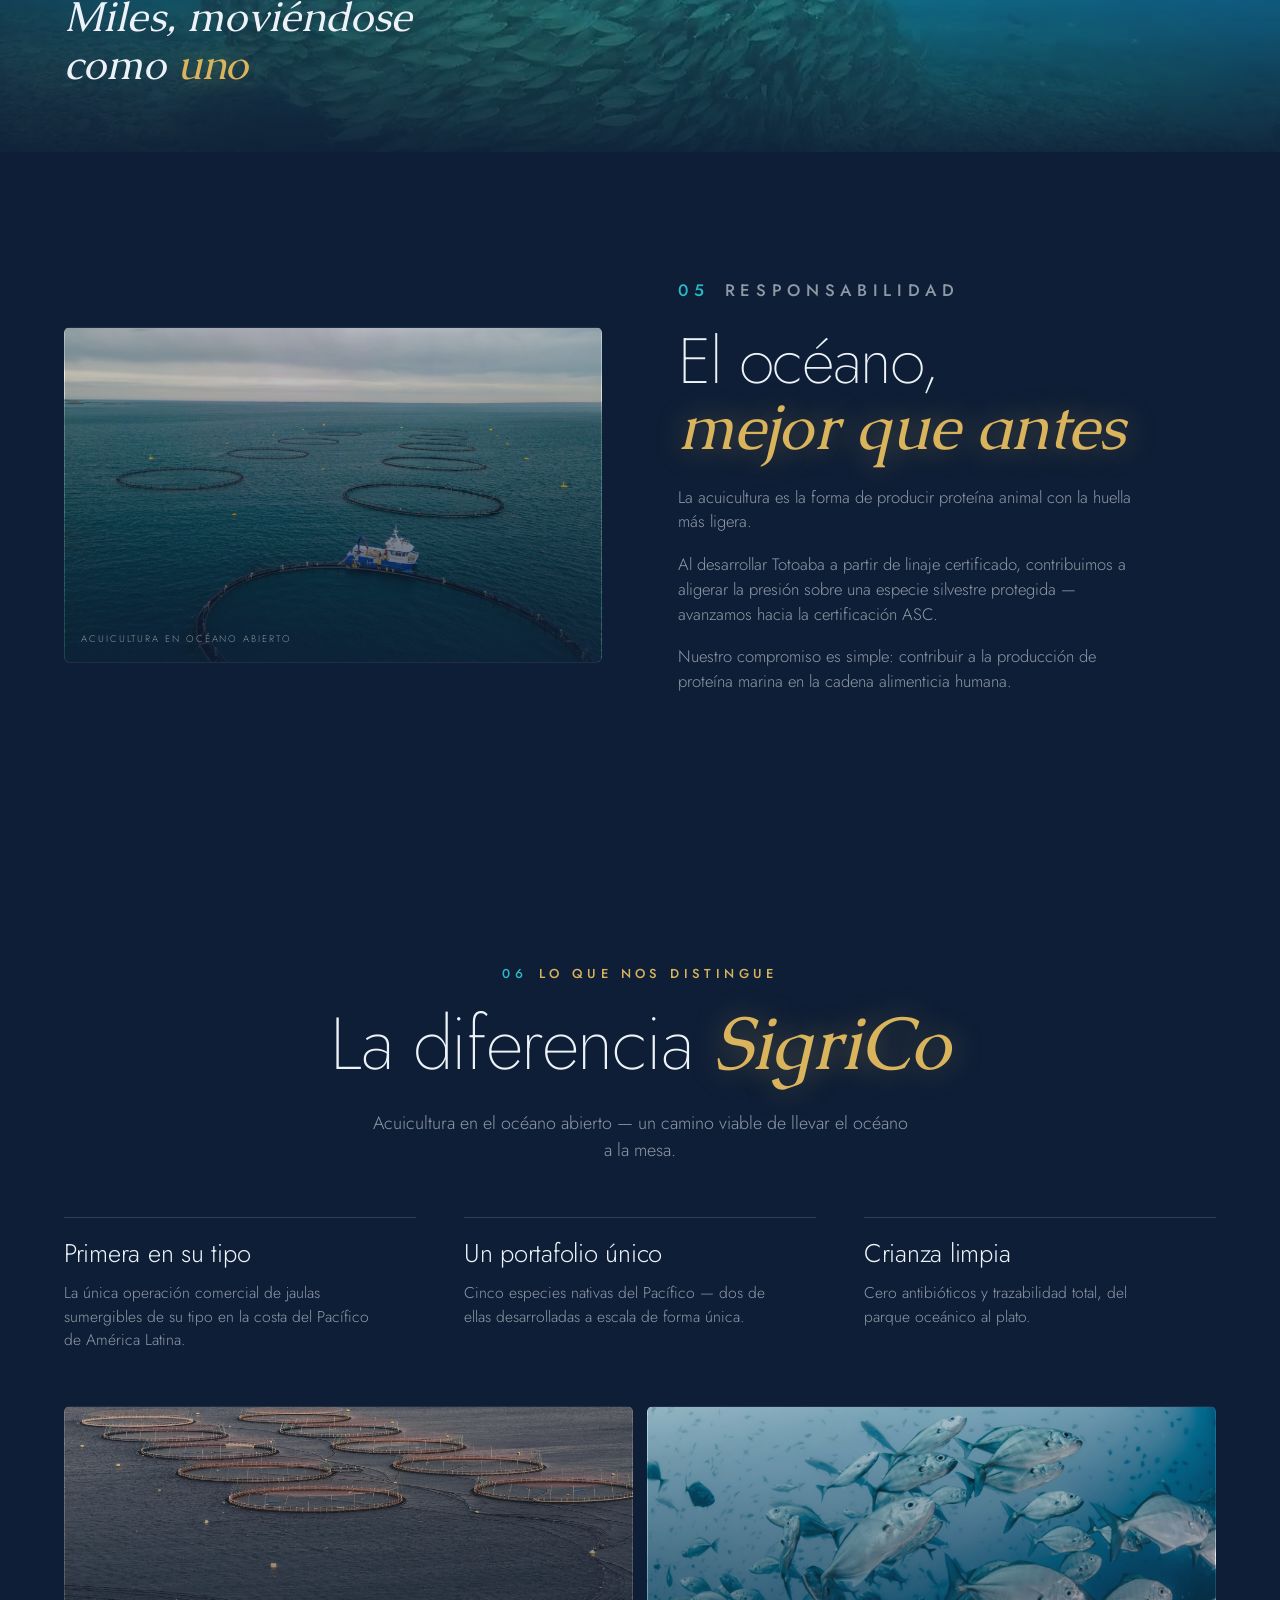
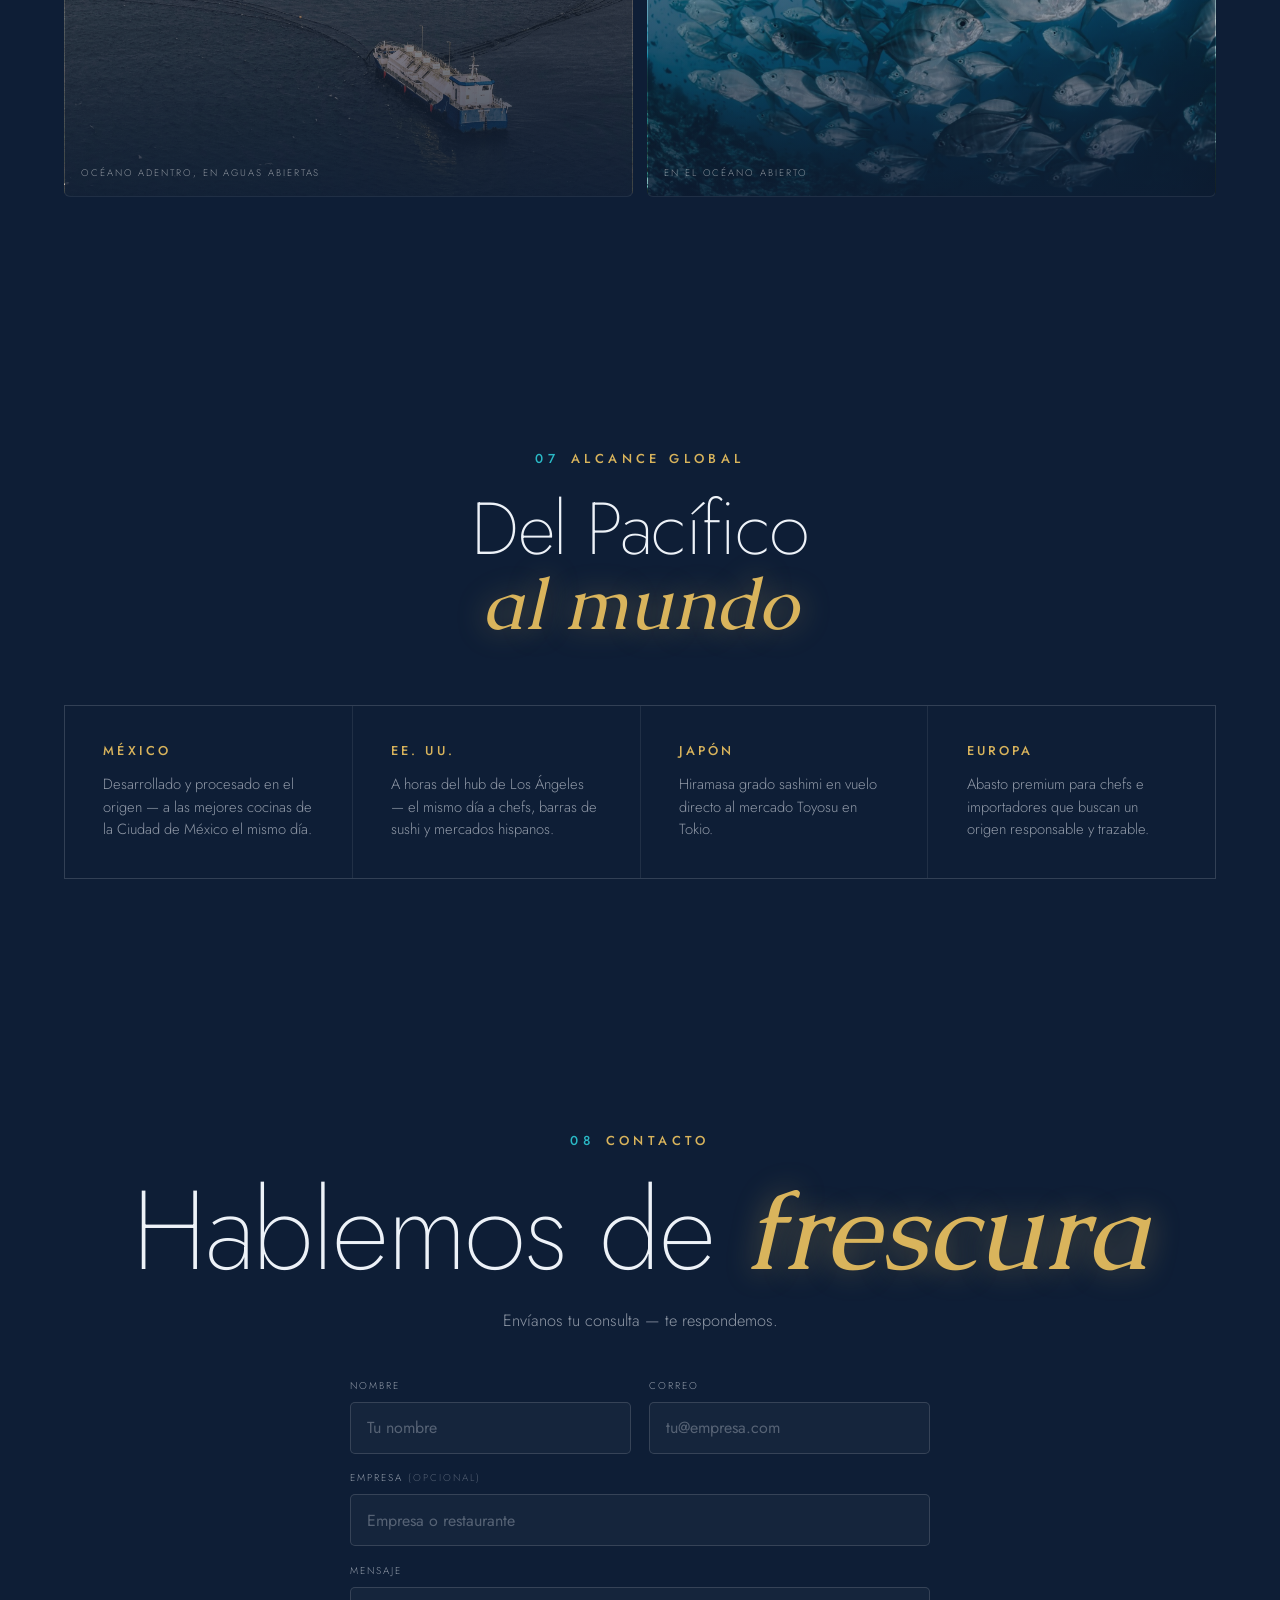
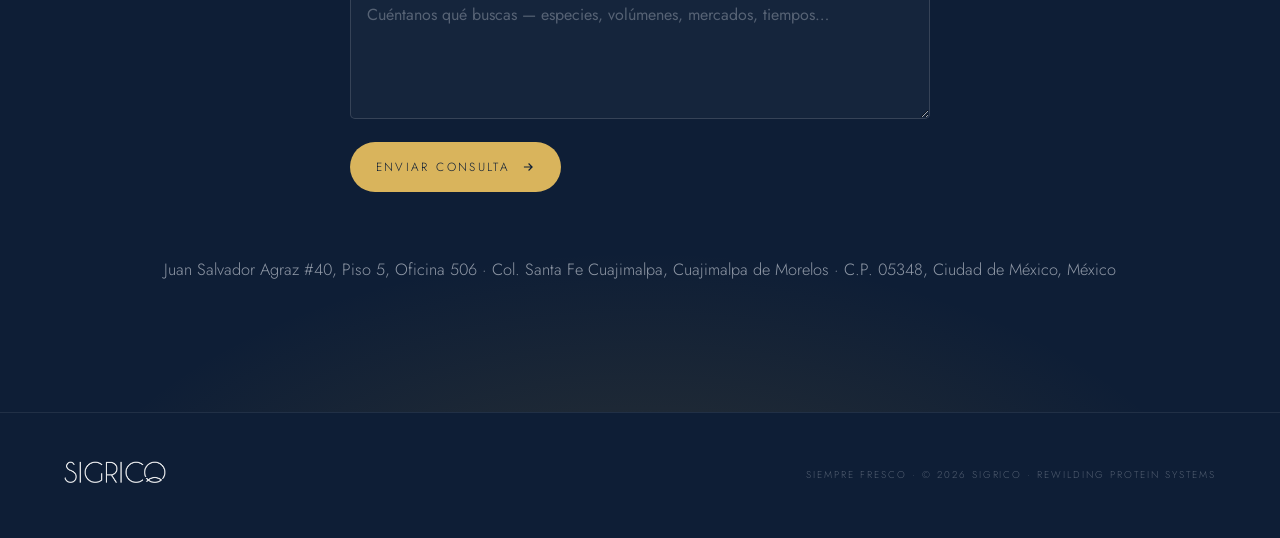
<file: es.html>
<!DOCTYPE html>
<html lang="es">
<head>
  <meta charset="UTF-8" />
  <meta name="viewport" content="width=device-width, initial-scale=1.0" />
  <title>SigriCo — Siempre Fresco · Rewilding Protein Systems</title>
  <meta name="description" content="SigriCo desarrolla Seriola premium en el Pacífico abierto — proteína sostenible, del mar a la mesa, desde México. Siempre Fresco." />
  <meta name="theme-color" content="#081428" />
  <link rel="icon" type="image/png" href="images/favicon.png" />

  <link rel="preconnect" href="https://fonts.googleapis.com" />
  <link rel="preconnect" href="https://fonts.gstatic.com" crossorigin />
  <!-- Type to match sigrico.com: Futura LT → Jost (geometric sans) · Caudex (serif accent) -->
  <link href="https://fonts.googleapis.com/css2?family=Jost:wght@200;300;400;500&family=Caudex:ital,wght@0,400;0,700;1,400;1,700&display=swap" rel="stylesheet" />

  <link rel="stylesheet" href="styles.css" />
</head>
<body>

  <!-- ===================== NAV ===================== -->
  <nav class="nav" id="nav">
    <a class="nav__logo" href="#top" aria-label="Inicio SigriCo">
      <img src="images/sigrico-logo.png" alt="SigriCo" />
    </a>
    <div class="nav__links">
      <a href="#species">Especies</a>
      <a href="#method">Método</a>
      <a href="#technology">Tecnología</a>
      <a href="#sustainability">Sostenibilidad</a>
      <a href="#reach">Alcance</a>
    </div>
    <div class="nav__end">
      <div class="nav__lang">
        <a href="index.html" aria-label="View the site in English">ENG</a>
        <span class="nav__lang-sep" aria-hidden="true">·</span>
        <a href="es.html" class="is-active" aria-current="true">ESP</a>
        <span class="nav__lang-sep" aria-hidden="true">·</span>
        <a href="jp.html" aria-label="日本語で表示">JPN</a>
      </div>
      <a class="nav__cta" href="#contact">Contáctanos →</a>
    </div>
  </nav>

  <!-- ===================== HERO ===================== -->
  <header class="hero" id="top">
    <canvas id="particles"></canvas>
    <div class="rays"></div>
    <div class="hero__inner">
      <p class="eyebrow hero__eyebrow">Rewilding Protein Systems · Baja California, México</p>
      <h1>
        <span class="l1">Desarrollados por el</span>
        <span class="l2 serif-it glow">océano abierto</span>
      </h1>
      <p class="hero__sub">Siempre Fresco — <span class="fish">Hiramasa</span>, <span class="fish">Kanpachi</span>, <span class="fish">Huachinango</span>, <span class="fish">Robalo y Totoaba</span> <span style="white-space:nowrap">sostenibles del Pacífico mexicano</span></p>
    </div>
    <a class="hero__cue" href="#philosophy" aria-label="Descender a la siguiente sección">
      <span>Desciende</span>
      <i></i>
    </a>
  </header>

  <main>
    <!-- ===================== STATEMENT ===================== -->
    <section class="section statement" id="philosophy">
      <p class="eyebrow reveal"><span class="idx">01</span>La Filosofía</p>
      <h2 class="big reveal d1">
        La acuicultura es la proteína animal con la <span class="serif-it glow">huella más ligera</span> de nuestro planeta.
      </h2>
      <p class="lede reveal d2">
        SigriCo es una empresa mexicana creada para posicionar a México como el referente mundial en
        plataformas de proteína para la resilvestración del océano y la generación de hábitat marino.
      </p>
    </section>

    <!-- ===================== INTERLUDE ===================== -->
    <section class="interlude" aria-label="Peces en el Pacífico abierto">
      <video class="interlude__video" autoplay muted loop playsinline preload="metadata" poster="images/interlude-deep.jpg">
        <source src="videos/interlude-deep.mp4" type="video/mp4" />
      </video>
      <p class="interlude__cap">El Pacífico abierto, <span class="serif-it glow">vivo</span></p>
    </section>

    <!-- ===================== SPECIES / PORTFOLIO ===================== -->
    <section class="section" id="species">
      <div class="species__head">
        <p class="eyebrow reveal"><span class="idx">02</span>El Portafolio</p>
        <h2 class="reveal d1">Cinco especies nativas del<br /><span class="serif-it glow">Pacífico mexicano</span></h2>
        <p class="species__intro reveal d2">
          Un portafolio pensado para el equilibrio — desde el pescado para sushi más apreciado del mundo
          hasta los pilares de la cocina mexicana. Cada especie es nativa de estas aguas frente a
          Baja California Sur, desarrollada donde ha prosperado durante milenios.
        </p>
      </div>

      <ol class="roster">
        <li class="roster__row reveal">
          <span class="roster__idx">01</span>
          <div class="roster__name">
            <h3>Hiramasa <span class="roster__alt">· Jurel de Castilla</span></h3>
            <p class="roster__sci serif-it">Seriola lalandi</p>
          </div>
          <div class="roster__photo" style="--img:url('images/fish-hiramasa.jpg')"></div>
          <p class="roster__desc">Uno de los cinco pescados para sushi más apreciados del mundo — firme, limpio, rico en omega-3.</p>
        </li>
        <li class="roster__row reveal">
          <span class="roster__idx">02</span>
          <div class="roster__name">
            <h3>Kanpachi <span class="roster__alt">· Medregal</span></h3>
            <p class="roster__sci serif-it">Seriola rivoliana</p>
          </div>
          <div class="roster__photo" style="--img:url('images/fish-almaco.jpg')"></div>
          <p class="roster__desc">Textura sedosa y firme con un sabor intenso — la única fuente de su tipo a gran escala en el continente americano.</p>
        </li>
        <li class="roster__row reveal">
          <span class="roster__idx">03</span>
          <div class="roster__name">
            <h3>Huachinango <span class="roster__alt">· Pargo del Pacífico</span></h3>
            <p class="roster__sci serif-it">Lutjanus peru</p>
          </div>
          <div class="roster__photo" style="--img:url('images/fish-snapper.jpg')"></div>
          <p class="roster__desc">El alma de la gastronomía mexicana — por fin en abasto constante y uniforme.</p>
        </li>
        <li class="roster__row reveal">
          <span class="roster__idx">04</span>
          <div class="roster__name">
            <h3>Robalo <span class="roster__alt">· Snook del Pacífico</span></h3>
            <p class="roster__sci serif-it">Centropomus viridis</p>
          </div>
          <div class="roster__photo" style="--img:url('images/fish-snook.jpg')"></div>
          <p class="roster__desc">El pescado blanco más versátil del portafolio — limpio, firme, siempre a la medida del chef.</p>
        </li>
        <li class="roster__row reveal">
          <span class="roster__idx">05</span>
          <div class="roster__name">
            <h3>Totoaba</h3>
            <p class="roster__sci serif-it">Totoaba macdonaldi</p>
          </div>
          <div class="roster__photo" style="--img:url('images/fish-totoaba.jpg')"></div>
          <p class="roster__desc">Endémica del Golfo de California, desarrollada a partir de linaje certificado — aligerando la presión sobre una especie silvestre protegida.</p>
        </li>
      </ol>
    </section>

    <!-- ===================== STATS ===================== -->
    <section class="section" style="padding-top:0;">
      <div class="stats">
        <div class="stat reveal">
          <div class="stat__num">1<small>º</small></div>
          <div class="stat__label">En el<br />Pacífico mexicano</div>
        </div>
        <div class="stat reveal">
          <div class="stat__num">90<small>min</small></div>
          <div class="stat__label">Del mar<br />al hielo</div>
        </div>
        <div class="stat reveal d1">
          <div class="stat__num">0<small>abx</small></div>
          <div class="stat__label">Antibióticos</div>
        </div>
        <div class="stat reveal d2">
          <div class="stat__num">100<small>%</small></div>
          <div class="stat__label">Trazable<br />del mar al plato</div>
        </div>
        <div class="stat reveal d3">
          <div class="stat__num">330<small>pies</small></div>
          <div class="stat__label">Aguas<br />profundas y abiertas</div>
        </div>
        <div class="stat reveal d4">
          <div class="stat__num">100<small>%</small></div>
          <div class="stat__label">Sustentable</div>
        </div>
      </div>
    </section>

    <!-- ===================== METHOD ===================== -->
    <section class="section" id="method">
      <div style="text-align:center;">
        <p class="eyebrow reveal"><span class="idx">03</span>El Método</p>
        <h2 class="reveal d1" style="font-size:clamp(2rem,6vw,4.6rem);margin-top:1.4rem;">
          Desarrollado en lo profundo del océano,<br /><span class="serif-it glow">siempre mar adentro</span>
        </h2>
      </div>
      <div class="steps">
        <div class="step reveal">
          <div class="step__n">/ 01</div>
          <h3>Aguas profundas y abiertas</h3>
          <p>El parque de especies se ubica a 10 kilómetros de la costa, en corrientes de hasta un metro por segundo y a 100 metros de profundidad — con alimentación natural de plancton, el océano hace la limpieza de forma natural.</p>
        </div>
        <div class="step reveal d1">
          <div class="step__n">/ 02</div>
          <h3>Baja densidad</h3>
          <p>Espacio generoso que permite a las especies nadar contra la corriente.</p>
        </div>
        <div class="step reveal d2">
          <div class="step__n">/ 03</div>
          <h3>Condiciones endémicas</h3>
          <p>Desarrollamos cada especie desde donde es nativa, contribuyendo a su sostenibilidad.</p>
        </div>
        <div class="step reveal d3">
          <div class="step__n">/ 04</div>
          <h3>Cadena de frío desde el primer día</h3>
          <p>Del mar al hielo a la exportación en horas — la frescura del océano, intacta.</p>
        </div>
      </div>
    </section>

    <!-- ===================== TECHNOLOGY ===================== -->
    <section class="section" id="technology">
      <div style="text-align:center;">
        <p class="eyebrow reveal"><span class="idx">04</span>Tecnología</p>
        <h2 class="reveal d1" style="font-size:clamp(2rem,6vw,4.6rem);margin-top:1.4rem;">
          Diseñado para el <span class="serif-it glow">océano abierto</span>
        </h2>
      </div>
      <div class="steps">
        <div class="step reveal">
          <div class="step__n">/ 01</div>
          <h3>Jaulas sumergibles</h3>
          <p>A raíz de tormentas o marea roja, el parque de especies desciende hasta 20 metros bajo la superficie y la sortea — resguardando el ciclo.</p>
        </div>
        <div class="step reveal d1">
          <div class="step__n">/ 02</div>
          <h3>Malla de cobre marino</h3>
          <p>La red de aleación de cobre resiste la bioincrustación por sí misma y permanece químicamente inerte — el agua se mantiene pura y su rigidez mantiene a salvo a tortugas, delfines y tiburones ballena.</p>
        </div>
        <div class="step reveal d2">
          <div class="step__n">/ 03</div>
          <h3>Alimentación de precisión con IA</h3>
          <p>Las cámaras de biomasa leen a los peces en tiempo real y aportan solo la cantidad necesaria, como complemento al plancton natural.</p>
        </div>
        <div class="step reveal d3">
          <div class="step__n">/ 04</div>
          <h3>Un gemelo digital vivo</h3>
          <p>Cada lectura de corriente, temperatura y carga alimenta un modelo en tiempo real de toda la operación — impulsado mar adentro por sol y oleaje, enlazado por satélite.</p>
        </div>
      </div>
    </section>

    <!-- ===================== INTERLUDE ===================== -->
    <section class="interlude" aria-label="Un cardumen moviéndose en conjunto">
      <video class="interlude__video" autoplay muted loop playsinline preload="metadata" poster="images/interlude-swarm.jpg">
        <source src="videos/interlude-swarm.mp4" type="video/mp4" />
      </video>
      <p class="interlude__cap">Miles, moviéndose como <span class="serif-it glow">uno</span></p>
    </section>

    <!-- ===================== SUSTAINABILITY ===================== -->
    <section class="section split rev" id="sustainability">
      <div class="split__media reveal">
        <div class="media wide photo" style="--img:url('images/ocean-aerial.jpg')">
          <span class="media__label">Acuicultura en océano abierto</span>
        </div>
      </div>
      <div class="split__body">
        <p class="eyebrow reveal"><span class="idx">05</span>Responsabilidad</p>
        <h2 class="reveal d1">El océano,<br /><span class="serif-it glow">mejor que antes</span></h2>
        <p class="reveal d2">
          La acuicultura es la forma de producir proteína animal con la huella más ligera.
        </p>
        <p class="reveal d2">
          Al desarrollar Totoaba a partir de linaje certificado, contribuimos a aligerar la presión
          sobre una especie silvestre protegida — avanzamos hacia la certificación ASC.
        </p>
        <p class="reveal d2">
          Nuestro compromiso es simple: contribuir a la producción de proteína marina en la cadena alimenticia humana.
        </p>
      </div>
    </section>

    <!-- ===================== THE DIFFERENCE ===================== -->
    <section class="section" id="difference">
      <div class="diff__head">
        <p class="eyebrow reveal"><span class="idx">06</span>Lo que nos distingue</p>
        <h2 class="reveal d1">La diferencia <span class="serif-it glow">SigriCo</span></h2>
        <p class="diff__intro reveal d2">
          Acuicultura en el océano abierto — un camino viable de llevar el océano a la mesa.
        </p>
      </div>

      <div class="diff__grid">
        <div class="diff__item reveal">
          <h3>Primera en su tipo</h3>
          <p>La única operación comercial de jaulas sumergibles de su tipo en la costa del Pacífico de América Latina.</p>
        </div>
        <div class="diff__item reveal d1">
          <h3>Un portafolio único</h3>
          <p>Cinco especies nativas del Pacífico — dos de ellas desarrolladas a escala de forma única.</p>
        </div>
        <div class="diff__item reveal d2">
          <h3>Crianza limpia</h3>
          <p>Cero antibióticos y trazabilidad total, del parque oceánico al plato.</p>
        </div>
      </div>

      <div class="diff__media">
        <div class="media photo reveal" style="--img:url('images/ocean-cage.jpg')">
          <span class="media__label">Océano adentro, en aguas abiertas</span>
        </div>
        <div class="media photo reveal d1" style="--img:url('images/fish-school.jpg')">
          <span class="media__label">En el océano abierto</span>
        </div>
      </div>
    </section>

    <!-- ===================== REACH ===================== -->
    <section class="section" id="reach">
      <div class="reach__head">
        <p class="eyebrow reveal"><span class="idx">07</span>Alcance Global</p>
        <h2 class="reveal d1">Del Pacífico<br /><span class="serif-it glow">al mundo</span></h2>
      </div>
      <div class="markets">
        <div class="market reveal"><h3>México</h3><p>Desarrollado y procesado en el origen — a las mejores cocinas de la Ciudad de México el mismo día.</p></div>
        <div class="market reveal d1"><h3>EE. UU.</h3><p>A horas del hub de Los Ángeles — el mismo día a chefs, barras de sushi y mercados hispanos.</p></div>
        <div class="market reveal d2"><h3>Japón</h3><p>Hiramasa grado sashimi en vuelo directo al mercado Toyosu en Tokio.</p></div>
        <div class="market reveal d3"><h3>Europa</h3><p>Abasto premium para chefs e importadores que buscan un origen responsable y trazable.</p></div>
      </div>
    </section>

    <!-- ===================== CONTACT ===================== -->
    <section class="section contact" id="contact">
      <p class="eyebrow reveal"><span class="idx">08</span>Contacto</p>
      <h2 class="reveal d1">Hablemos de <span class="serif-it glow">frescura</span></h2>
      <p class="contact__lede reveal d2">Envíanos tu consulta — te respondemos.</p>

      <!-- Inline AJAX form (FormSubmit, no signup). Inquiries go directly to
           rzambrano@isuriacorp.com. The FIRST submission triggers a one-time activation
           email to that address — click the link once and the form is live thereafter. -->
      <form class="cform reveal d2" id="contactForm" action="https://formsubmit.co/rzambrano@isuriacorp.com" method="POST">
        <div class="cform__row">
          <div class="field">
            <label for="cf-name">Nombre</label>
            <input id="cf-name" name="name" type="text" required autocomplete="name" placeholder="Tu nombre" />
          </div>
          <div class="field">
            <label for="cf-email">Correo</label>
            <input id="cf-email" name="email" type="email" required autocomplete="email" placeholder="tu@empresa.com" />
          </div>
        </div>
        <div class="field">
          <label for="cf-company">Empresa <span class="opt">(opcional)</span></label>
          <input id="cf-company" name="company" type="text" autocomplete="organization" placeholder="Empresa o restaurante" />
        </div>
        <div class="field">
          <label for="cf-message">Mensaje</label>
          <textarea id="cf-message" name="message" rows="4" required placeholder="Cuéntanos qué buscas — especies, volúmenes, mercados, tiempos…"></textarea>
        </div>

        <!-- FormSubmit options + honeypot (spam trap) -->
        <input type="hidden" name="_subject" value="Nueva consulta desde sigrico.com (ES)" />
        <input type="hidden" name="_cc" value="" /> <!-- unused: single recipient (rzambrano@isuriacorp.com) -->
        <input type="hidden" name="_captcha" value="false" />
        <input type="hidden" name="_template" value="table" />
        <input type="text" name="_honey" class="honey" tabindex="-1" autocomplete="off" aria-hidden="true" />

        <button class="btn-gold" type="submit" id="cf-submit">
          <span class="btn-label">Enviar consulta</span>
          <svg viewBox="0 0 24 24" fill="none" stroke="currentColor" stroke-width="2"><path d="M5 12h14M13 6l6 6-6 6"/></svg>
        </button>
        <p class="cform__status" id="cf-status" role="status" aria-live="polite"></p>
      </form>

      <div class="cform__done reveal" id="contactDone" hidden>
        <h3>Gracias — tu consulta va <span class="serif-it glow">en camino</span>.</h3>
        <p>Hemos recibido tu mensaje y te responderemos.</p>
      </div>

      <p class="contact__addr reveal d3">
        Juan Salvador Agraz #40, Piso 5, Oficina 506 · Col. Santa Fe Cuajimalpa, Cuajimalpa de Morelos · C.P. 05348, Ciudad de México, México
      </p>
    </section>
  </main>

  <!-- ===================== FOOTER ===================== -->
  <footer class="footer">
    <img src="images/sigrico-logo-white.png" alt="SigriCo — Siempre Fresco" />
    <p class="footer__note">Siempre Fresco · © 2026 SigriCo · Rewilding Protein Systems</p>
  </footer>

  <script src="js/main.js"></script>
</body>
</html>
</file>
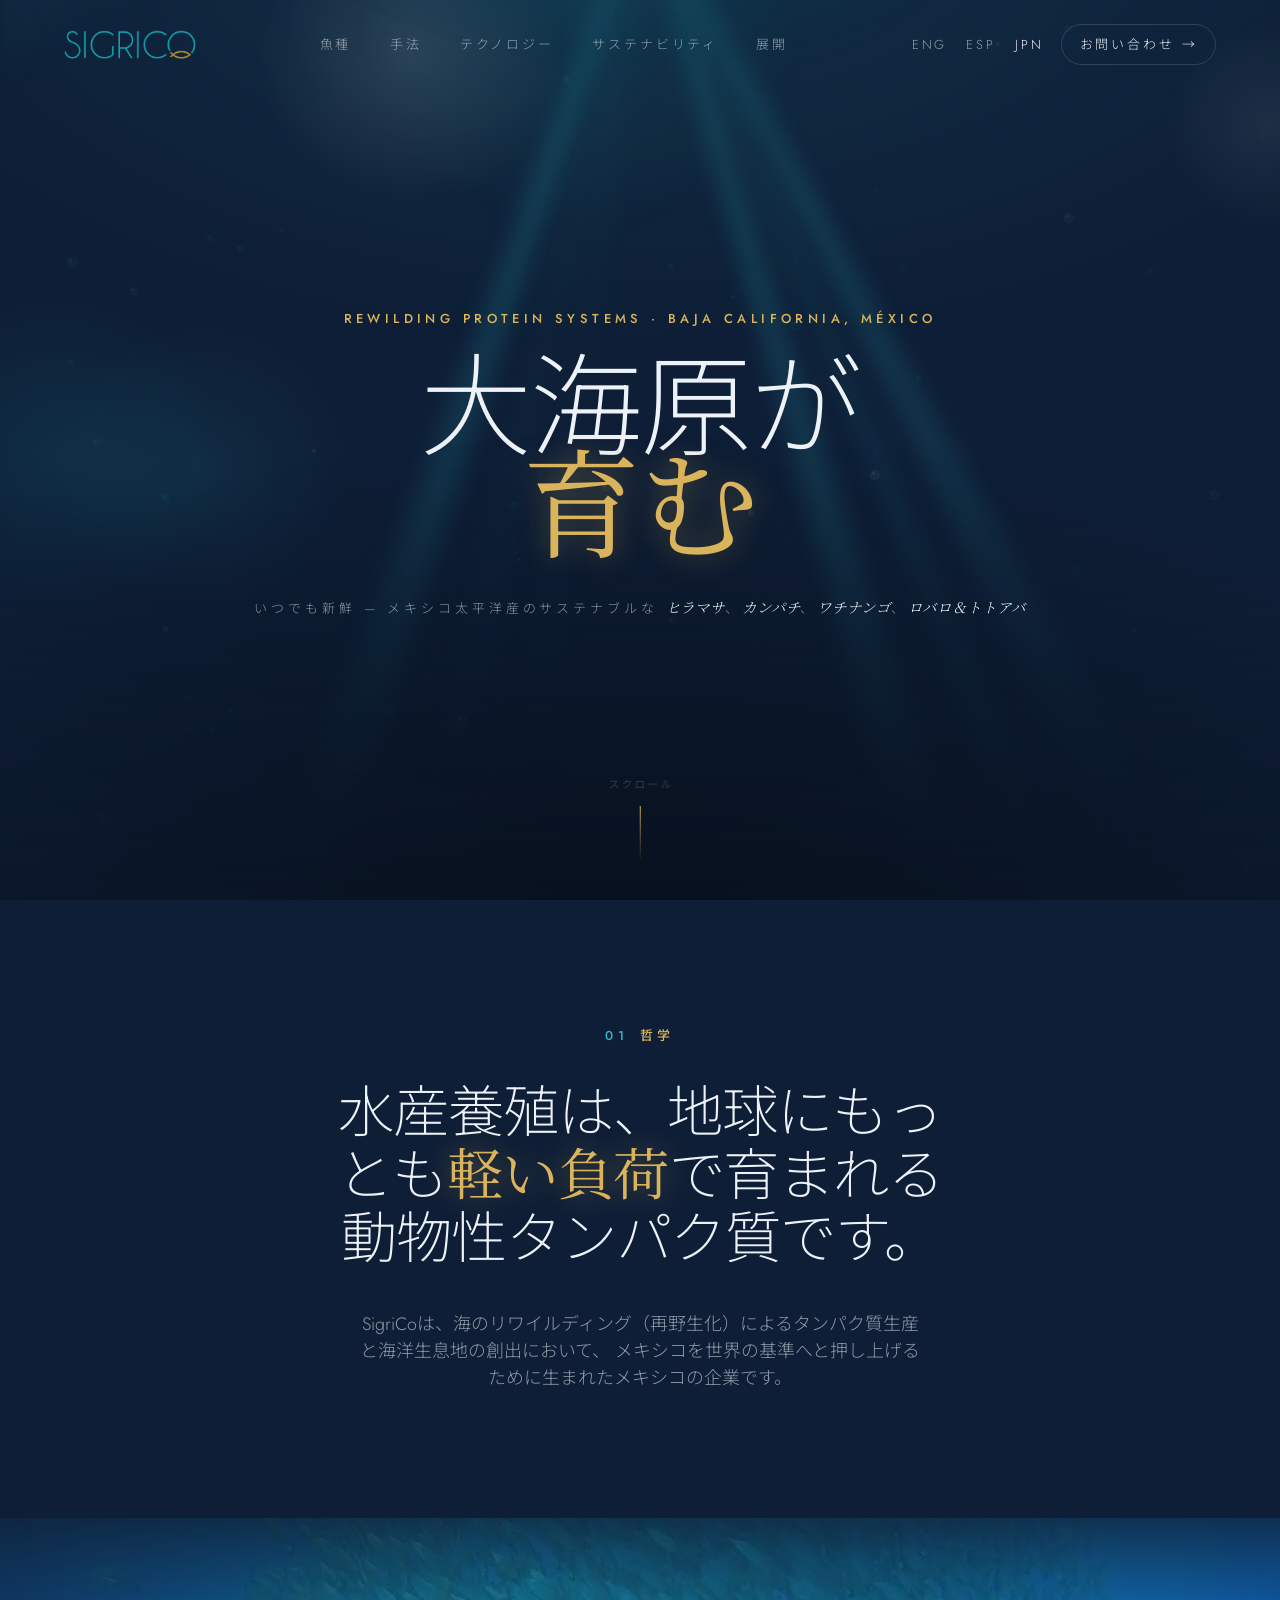
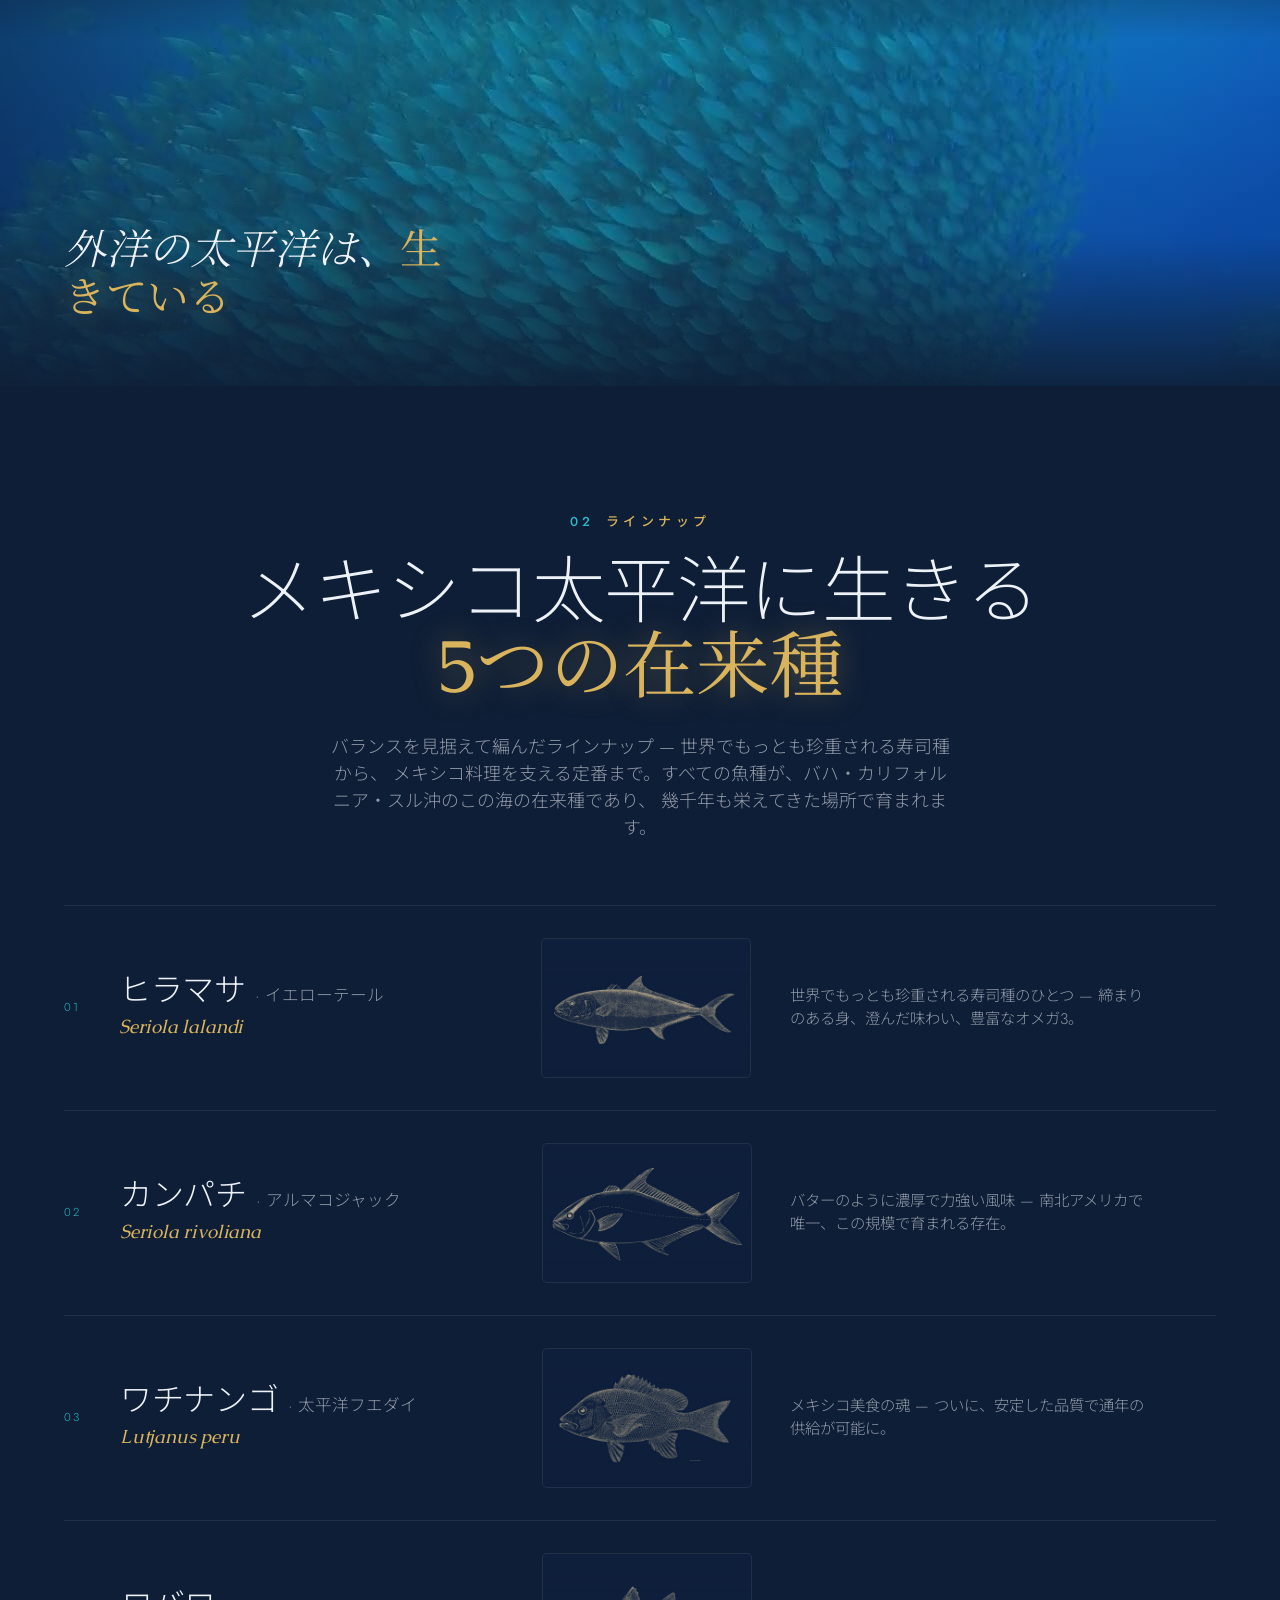
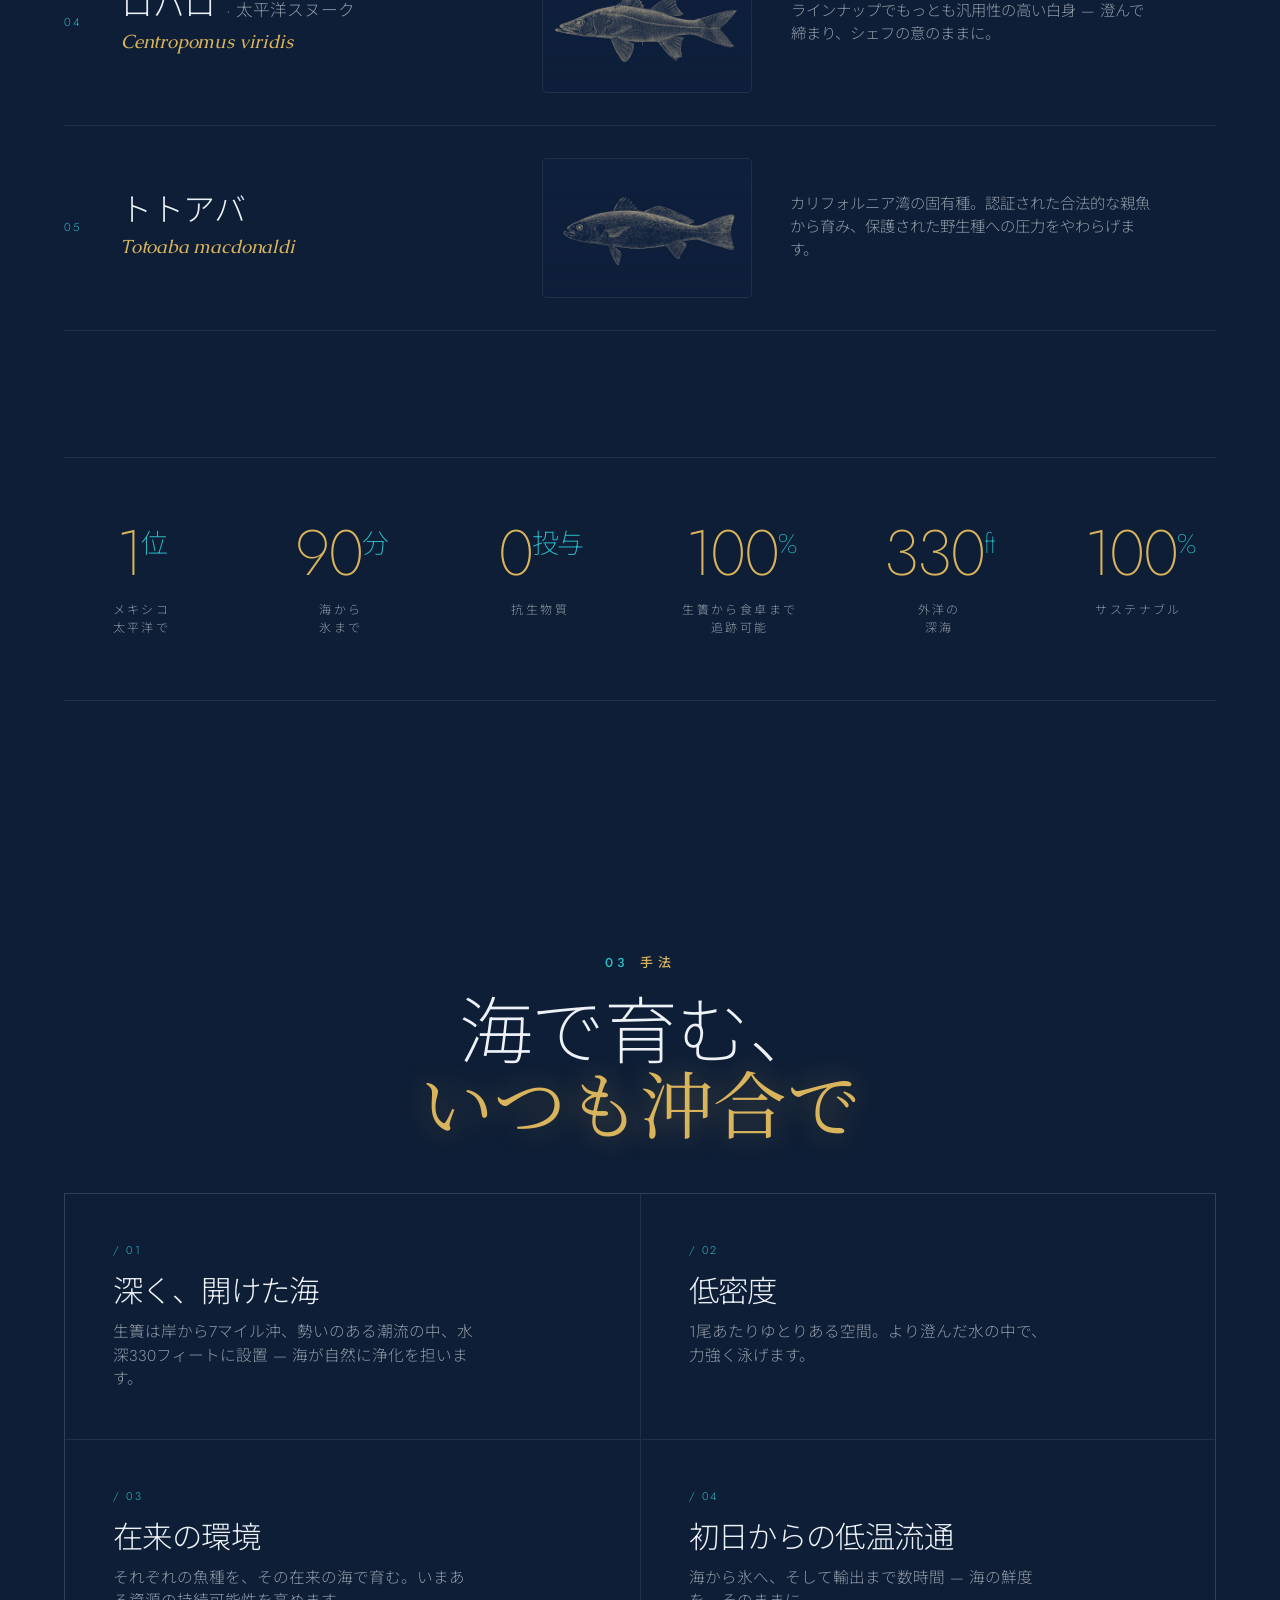
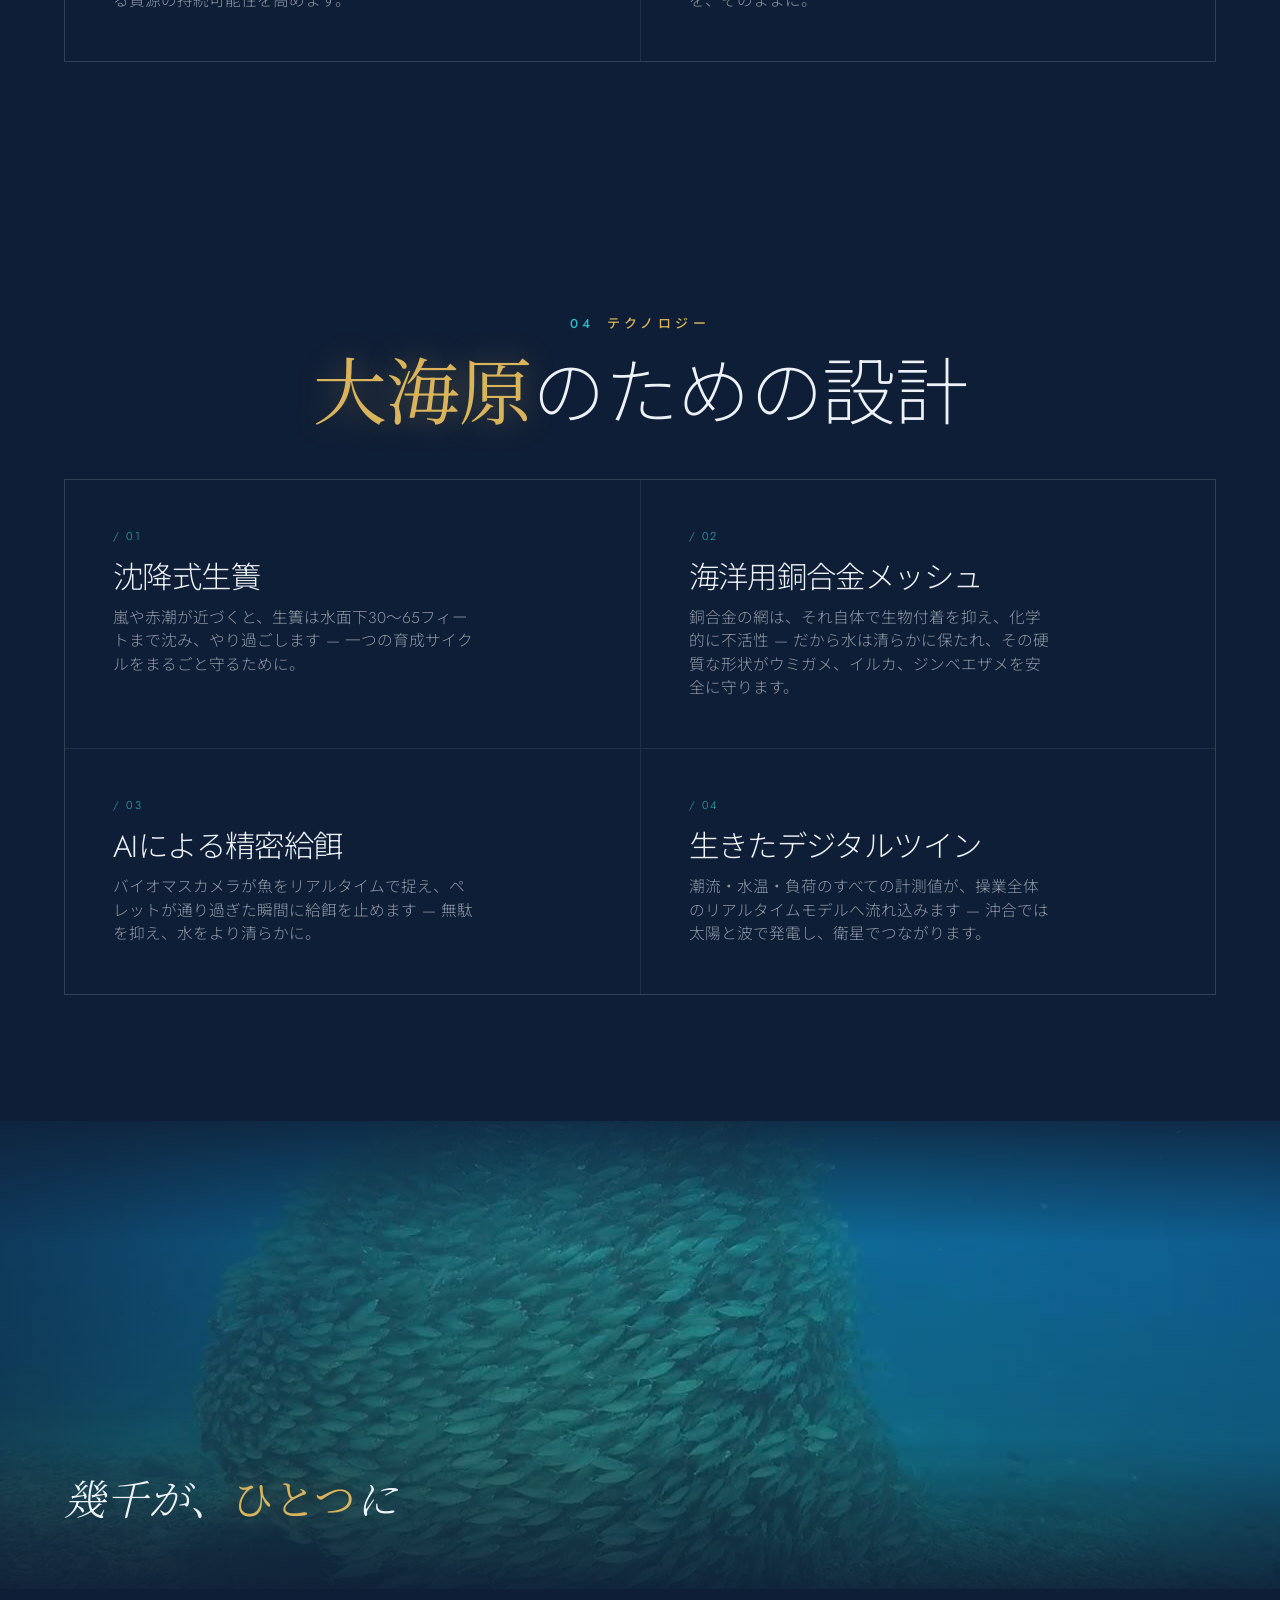
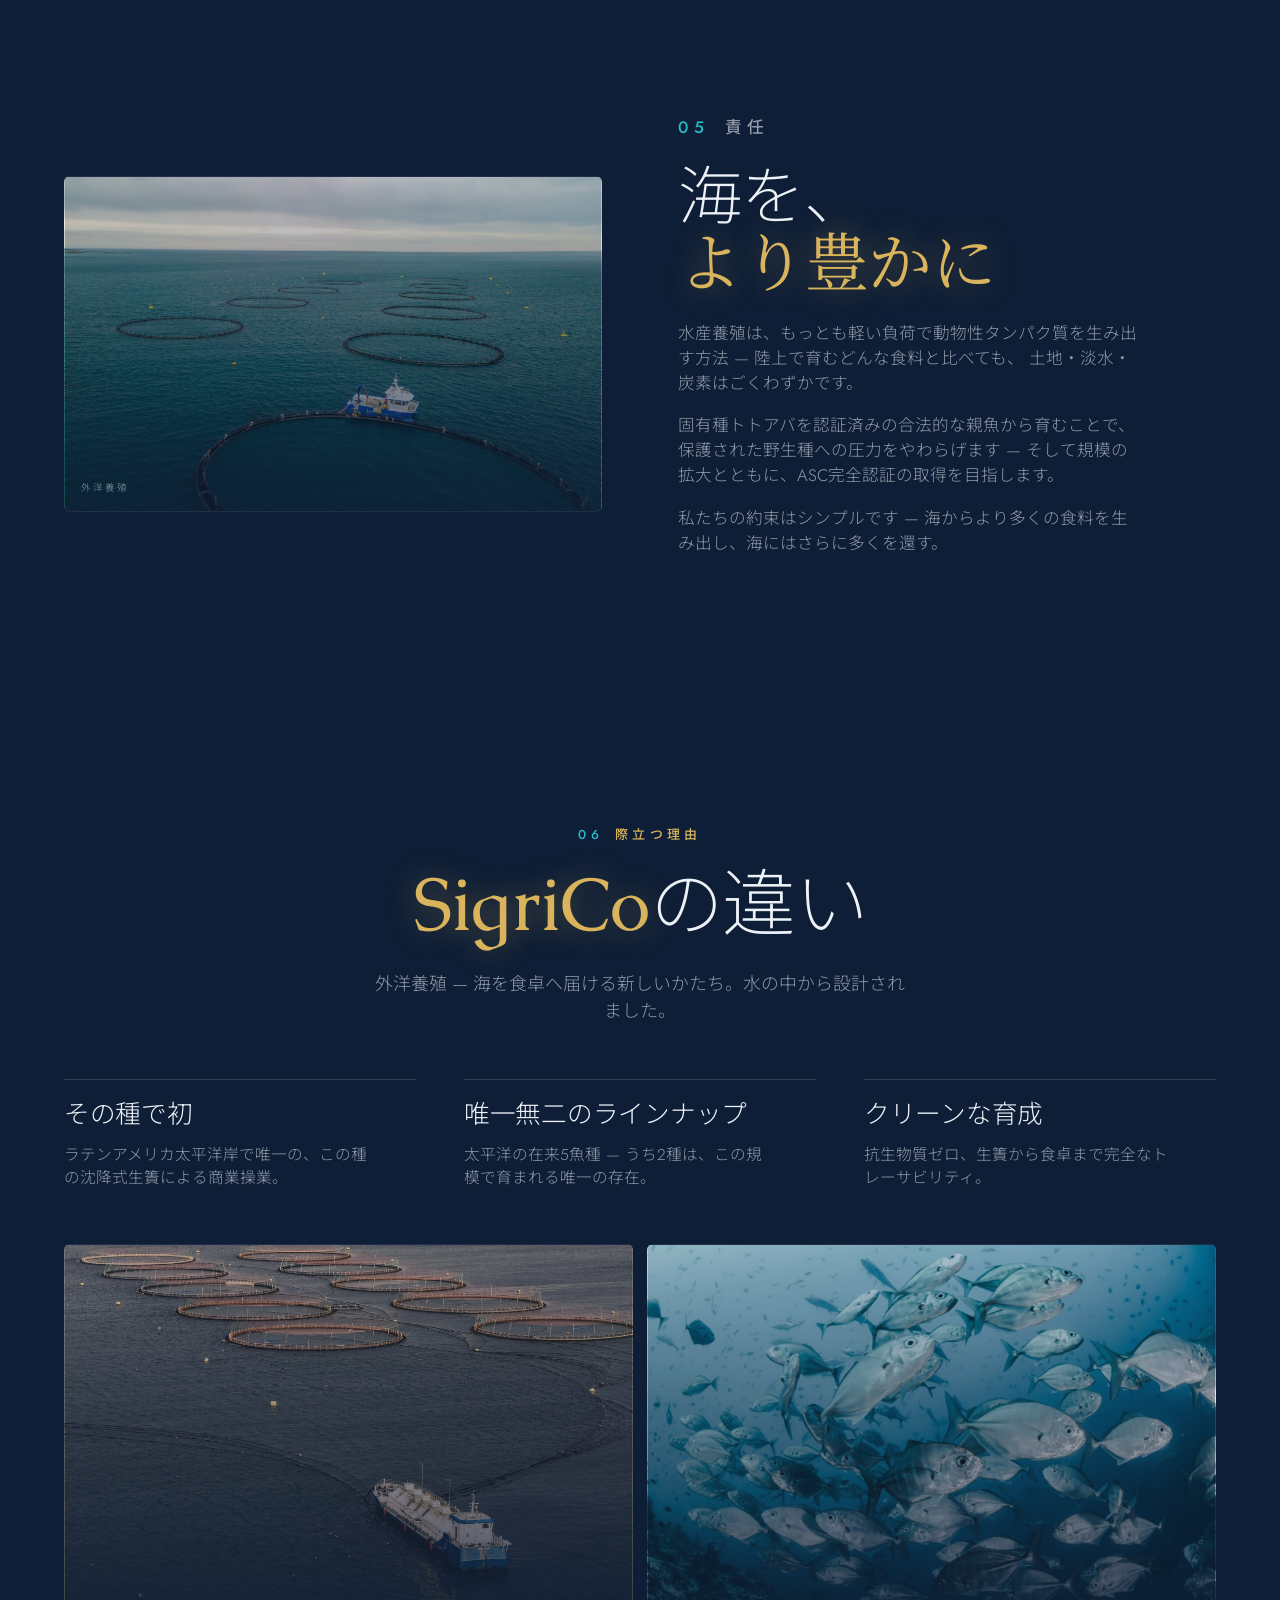
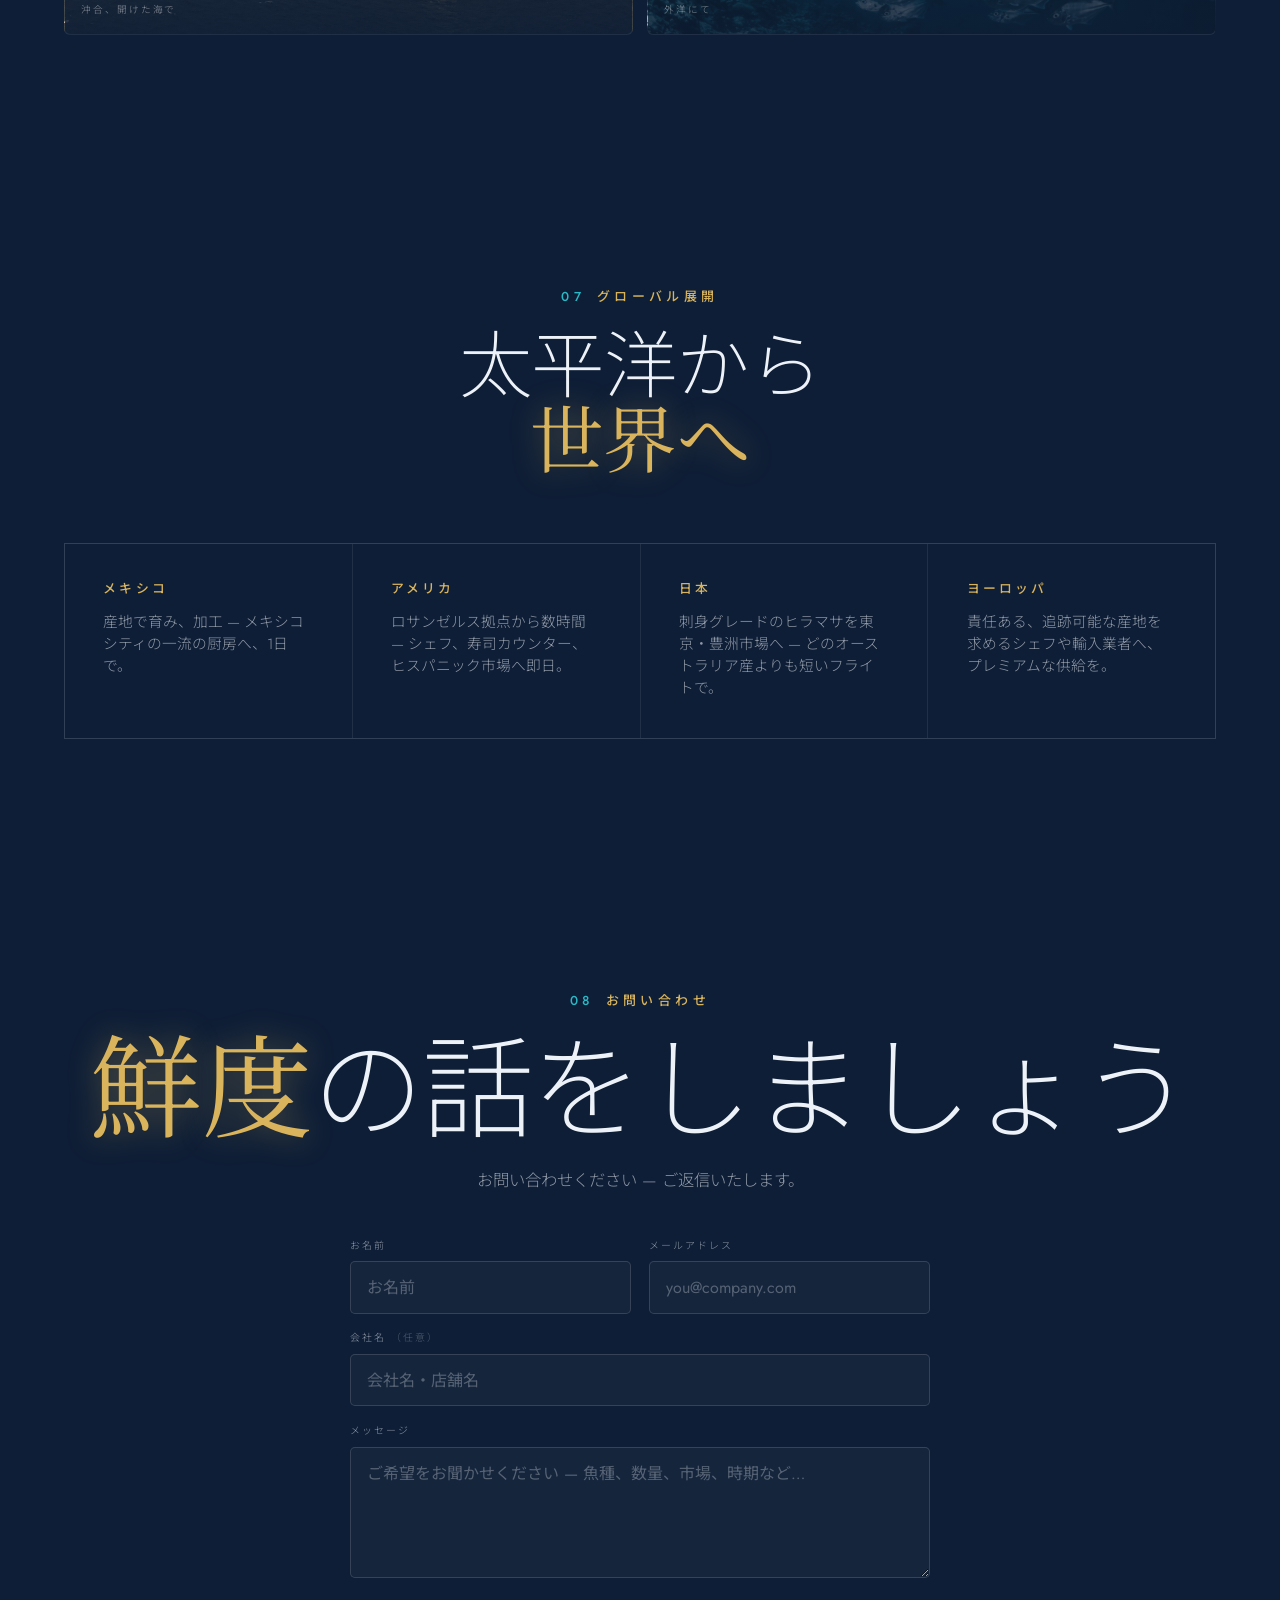
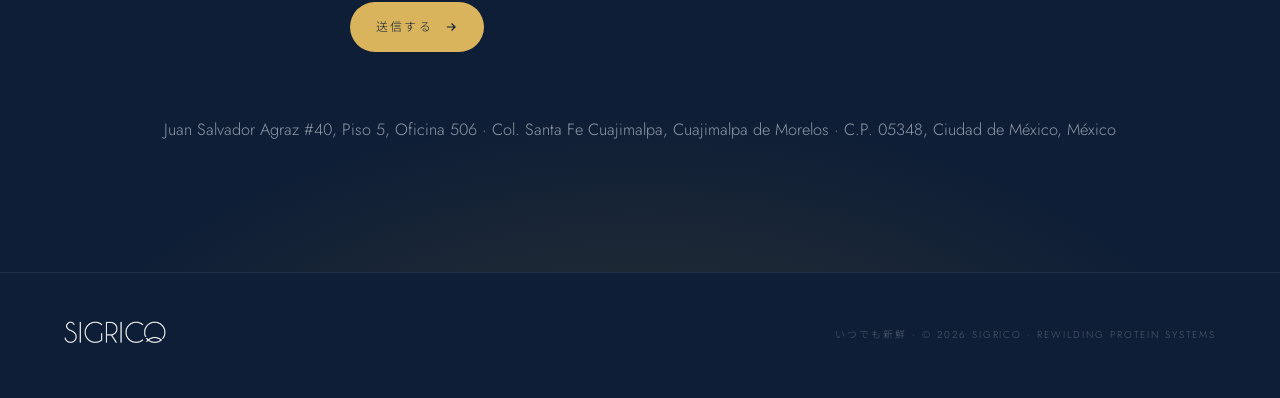
<file: jp.html>
<!DOCTYPE html>
<html lang="ja">
<head>
  <meta charset="UTF-8" />
  <meta name="viewport" content="width=device-width, initial-scale=1.0" />
  <title>SigriCo — いつでも新鮮 · Rewilding Protein Systems</title>
  <meta name="description" content="SigriCoは太平洋の外洋でプレミアムなセリオラ（ヒラマサ・カンパチ）を育む、メキシコ発のサステナブルな海のタンパク質。海から食卓へ、いつでも新鮮。" />
  <meta name="theme-color" content="#081428" />
  <link rel="icon" type="image/png" href="images/favicon.png" />

  <link rel="preconnect" href="https://fonts.googleapis.com" />
  <link rel="preconnect" href="https://fonts.gstatic.com" crossorigin />
  <!-- Latin: Jost + Caudex (brand). Japanese glyphs fall back to Noto Sans/Serif JP. -->
  <link href="https://fonts.googleapis.com/css2?family=Jost:wght@200;300;400;500&family=Caudex:ital,wght@0,400;0,700;1,400;1,700&family=Noto+Sans+JP:wght@300;400;500&family=Noto+Serif+JP:wght@400;600&display=swap" rel="stylesheet" />

  <link rel="stylesheet" href="styles.css" />
  <style>
    /* JP-only: append Japanese fonts to the brand stacks; keep Latin on Jost/Caudex */
    :root {
      --sans:  "Jost", "Noto Sans JP", -apple-system, BlinkMacSystemFont, "Segoe UI", sans-serif;
      --label: "Jost", "Noto Sans JP", -apple-system, BlinkMacSystemFont, sans-serif;
      --mono:  "Jost", "Noto Sans JP", -apple-system, BlinkMacSystemFont, sans-serif;
      --serif: "Caudex", "Noto Serif JP", Georgia, serif;
    }
    /* Japanese accent words read upright (Mincho); Latin scientific names stay italic */
    .serif-it { font-style: normal; }
    .roster__sci { font-style: italic; }
  </style>
</head>
<body>

  <!-- ===================== NAV ===================== -->
  <nav class="nav" id="nav">
    <a class="nav__logo" href="#top" aria-label="SigriCo ホーム">
      <img src="images/sigrico-logo.png" alt="SigriCo" />
    </a>
    <div class="nav__links">
      <a href="#species">魚種</a>
      <a href="#method">手法</a>
      <a href="#technology">テクノロジー</a>
      <a href="#sustainability">サステナビリティ</a>
      <a href="#reach">展開</a>
    </div>
    <div class="nav__end">
      <div class="nav__lang">
        <a href="index.html" aria-label="View the site in English">ENG</a>
        <span class="nav__lang-sep" aria-hidden="true">·</span>
        <a href="es.html" aria-label="Ver el sitio en español">ESP</a>
        <span class="nav__lang-sep" aria-hidden="true">·</span>
        <a href="jp.html" class="is-active" aria-current="true">JPN</a>
      </div>
      <a class="nav__cta" href="#contact">お問い合わせ →</a>
    </div>
  </nav>

  <!-- ===================== HERO ===================== -->
  <header class="hero" id="top">
    <canvas id="particles"></canvas>
    <div class="rays"></div>
    <div class="hero__inner">
      <p class="eyebrow hero__eyebrow">Rewilding Protein Systems · Baja California, México</p>
      <h1>
        <span class="l1">大海原が</span>
        <span class="l2 serif-it glow">育む</span>
      </h1>
      <p class="hero__sub">いつでも新鮮 — メキシコ太平洋産のサステナブルな <span class="fish">ヒラマサ</span>、<span class="fish">カンパチ</span>、<span class="fish">ワチナンゴ</span>、<span class="fish">ロバロ＆トトアバ</span></p>
    </div>
    <a class="hero__cue" href="#philosophy" aria-label="次のセクションへ">
      <span>スクロール</span>
      <i></i>
    </a>
  </header>

  <main>
    <!-- ===================== STATEMENT ===================== -->
    <section class="section statement" id="philosophy">
      <p class="eyebrow reveal"><span class="idx">01</span>哲学</p>
      <h2 class="big reveal d1">
        水産養殖は、地球にもっとも<span class="serif-it glow">軽い負荷</span>で育まれる動物性タンパク質です。
      </h2>
      <p class="lede reveal d2">
        SigriCoは、海のリワイルディング（再野生化）によるタンパク質生産と海洋生息地の創出において、
        メキシコを世界の基準へと押し上げるために生まれたメキシコの企業です。
      </p>
    </section>

    <!-- ===================== INTERLUDE ===================== -->
    <section class="interlude" aria-label="外洋の太平洋を泳ぐ魚">
      <video class="interlude__video" autoplay muted loop playsinline preload="metadata" poster="images/interlude-deep.jpg">
        <source src="videos/interlude-deep.mp4" type="video/mp4" />
      </video>
      <p class="interlude__cap">外洋の太平洋は、<span class="serif-it glow">生きている</span></p>
    </section>

    <!-- ===================== SPECIES / PORTFOLIO ===================== -->
    <section class="section" id="species">
      <div class="species__head">
        <p class="eyebrow reveal"><span class="idx">02</span>ラインナップ</p>
        <h2 class="reveal d1">メキシコ太平洋に生きる<br /><span class="serif-it glow">5つの在来種</span></h2>
        <p class="species__intro reveal d2">
          バランスを見据えて編んだラインナップ — 世界でもっとも珍重される寿司種から、
          メキシコ料理を支える定番まで。すべての魚種が、バハ・カリフォルニア・スル沖のこの海の在来種であり、
          幾千年も栄えてきた場所で育まれます。
        </p>
      </div>

      <ol class="roster">
        <li class="roster__row reveal">
          <span class="roster__idx">01</span>
          <div class="roster__name">
            <h3>ヒラマサ <span class="roster__alt">· イエローテール</span></h3>
            <p class="roster__sci serif-it">Seriola lalandi</p>
          </div>
          <div class="roster__photo" style="--img:url('images/fish-hiramasa.jpg')"></div>
          <p class="roster__desc">世界でもっとも珍重される寿司種のひとつ — 締まりのある身、澄んだ味わい、豊富なオメガ3。</p>
        </li>
        <li class="roster__row reveal">
          <span class="roster__idx">02</span>
          <div class="roster__name">
            <h3>カンパチ <span class="roster__alt">· アルマコジャック</span></h3>
            <p class="roster__sci serif-it">Seriola rivoliana</p>
          </div>
          <div class="roster__photo" style="--img:url('images/fish-almaco.jpg')"></div>
          <p class="roster__desc">バターのように濃厚で力強い風味 — 南北アメリカで唯一、この規模で育まれる存在。</p>
        </li>
        <li class="roster__row reveal">
          <span class="roster__idx">03</span>
          <div class="roster__name">
            <h3>ワチナンゴ <span class="roster__alt">· 太平洋フエダイ</span></h3>
            <p class="roster__sci serif-it">Lutjanus peru</p>
          </div>
          <div class="roster__photo" style="--img:url('images/fish-snapper.jpg')"></div>
          <p class="roster__desc">メキシコ美食の魂 — ついに、安定した品質で通年の供給が可能に。</p>
        </li>
        <li class="roster__row reveal">
          <span class="roster__idx">04</span>
          <div class="roster__name">
            <h3>ロバロ <span class="roster__alt">· 太平洋スヌーク</span></h3>
            <p class="roster__sci serif-it">Centropomus viridis</p>
          </div>
          <div class="roster__photo" style="--img:url('images/fish-snook.jpg')"></div>
          <p class="roster__desc">ラインナップでもっとも汎用性の高い白身 — 澄んで締まり、シェフの意のままに。</p>
        </li>
        <li class="roster__row reveal">
          <span class="roster__idx">05</span>
          <div class="roster__name">
            <h3>トトアバ</h3>
            <p class="roster__sci serif-it">Totoaba macdonaldi</p>
          </div>
          <div class="roster__photo" style="--img:url('images/fish-totoaba.jpg')"></div>
          <p class="roster__desc">カリフォルニア湾の固有種。認証された合法的な親魚から育み、保護された野生種への圧力をやわらげます。</p>
        </li>
      </ol>
    </section>

    <!-- ===================== STATS ===================== -->
    <section class="section" style="padding-top:0;">
      <div class="stats">
        <div class="stat reveal">
          <div class="stat__num">1<small>位</small></div>
          <div class="stat__label">メキシコ<br />太平洋で</div>
        </div>
        <div class="stat reveal">
          <div class="stat__num">90<small>分</small></div>
          <div class="stat__label">海から<br />氷まで</div>
        </div>
        <div class="stat reveal d1">
          <div class="stat__num">0<small>投与</small></div>
          <div class="stat__label">抗生物質</div>
        </div>
        <div class="stat reveal d2">
          <div class="stat__num">100<small>%</small></div>
          <div class="stat__label">生簀から食卓まで<br />追跡可能</div>
        </div>
        <div class="stat reveal d3">
          <div class="stat__num">330<small>ft</small></div>
          <div class="stat__label">外洋の<br />深海</div>
        </div>
        <div class="stat reveal d4">
          <div class="stat__num">100<small>%</small></div>
          <div class="stat__label">サステナブル</div>
        </div>
      </div>
    </section>

    <!-- ===================== METHOD ===================== -->
    <section class="section" id="method">
      <div style="text-align:center;">
        <p class="eyebrow reveal"><span class="idx">03</span>手法</p>
        <h2 class="reveal d1" style="font-size:clamp(2rem,6vw,4.6rem);margin-top:1.4rem;">
          海で育む、<br /><span class="serif-it glow">いつも沖合で</span>
        </h2>
      </div>
      <div class="steps">
        <div class="step reveal">
          <div class="step__n">/ 01</div>
          <h3>深く、開けた海</h3>
          <p>生簀は岸から7マイル沖、勢いのある潮流の中、水深330フィートに設置 — 海が自然に浄化を担います。</p>
        </div>
        <div class="step reveal d1">
          <div class="step__n">/ 02</div>
          <h3>低密度</h3>
          <p>1尾あたりゆとりある空間。より澄んだ水の中で、力強く泳げます。</p>
        </div>
        <div class="step reveal d2">
          <div class="step__n">/ 03</div>
          <h3>在来の環境</h3>
          <p>それぞれの魚種を、その在来の海で育む。いまある資源の持続可能性を高めます。</p>
        </div>
        <div class="step reveal d3">
          <div class="step__n">/ 04</div>
          <h3>初日からの低温流通</h3>
          <p>海から氷へ、そして輸出まで数時間 — 海の鮮度を、そのままに。</p>
        </div>
      </div>
    </section>

    <!-- ===================== TECHNOLOGY ===================== -->
    <section class="section" id="technology">
      <div style="text-align:center;">
        <p class="eyebrow reveal"><span class="idx">04</span>テクノロジー</p>
        <h2 class="reveal d1" style="font-size:clamp(2rem,6vw,4.6rem);margin-top:1.4rem;">
          <span class="serif-it glow">大海原</span>のための設計
        </h2>
      </div>
      <div class="steps">
        <div class="step reveal">
          <div class="step__n">/ 01</div>
          <h3>沈降式生簀</h3>
          <p>嵐や赤潮が近づくと、生簀は水面下30〜65フィートまで沈み、やり過ごします — 一つの育成サイクルをまるごと守るために。</p>
        </div>
        <div class="step reveal d1">
          <div class="step__n">/ 02</div>
          <h3>海洋用銅合金メッシュ</h3>
          <p>銅合金の網は、それ自体で生物付着を抑え、化学的に不活性 — だから水は清らかに保たれ、その硬質な形状がウミガメ、イルカ、ジンベエザメを安全に守ります。</p>
        </div>
        <div class="step reveal d2">
          <div class="step__n">/ 03</div>
          <h3>AIによる精密給餌</h3>
          <p>バイオマスカメラが魚をリアルタイムで捉え、ペレットが通り過ぎた瞬間に給餌を止めます — 無駄を抑え、水をより清らかに。</p>
        </div>
        <div class="step reveal d3">
          <div class="step__n">/ 04</div>
          <h3>生きたデジタルツイン</h3>
          <p>潮流・水温・負荷のすべての計測値が、操業全体のリアルタイムモデルへ流れ込みます — 沖合では太陽と波で発電し、衛星でつながります。</p>
        </div>
      </div>
    </section>

    <!-- ===================== INTERLUDE ===================== -->
    <section class="interlude" aria-label="ひとつになって動く魚の群れ">
      <video class="interlude__video" autoplay muted loop playsinline preload="metadata" poster="images/interlude-swarm.jpg">
        <source src="videos/interlude-swarm.mp4" type="video/mp4" />
      </video>
      <p class="interlude__cap">幾千が、<span class="serif-it glow">ひとつ</span>に</p>
    </section>

    <!-- ===================== SUSTAINABILITY ===================== -->
    <section class="section split rev" id="sustainability">
      <div class="split__media reveal">
        <div class="media wide photo" style="--img:url('images/ocean-aerial.jpg')">
          <span class="media__label">外洋養殖</span>
        </div>
      </div>
      <div class="split__body">
        <p class="eyebrow reveal"><span class="idx">05</span>責任</p>
        <h2 class="reveal d1">海を、<br /><span class="serif-it glow">より豊かに</span></h2>
        <p class="reveal d2">
          水産養殖は、もっとも軽い負荷で動物性タンパク質を生み出す方法 — 陸上で育むどんな食料と比べても、
          土地・淡水・炭素はごくわずかです。
        </p>
        <p class="reveal d2">
          固有種トトアバを認証済みの合法的な親魚から育むことで、保護された野生種への圧力をやわらげます —
          そして規模の拡大とともに、ASC完全認証の取得を目指します。
        </p>
        <p class="reveal d2">
          私たちの約束はシンプルです — 海からより多くの食料を生み出し、海にはさらに多くを還す。
        </p>
      </div>
    </section>

    <!-- ===================== THE DIFFERENCE ===================== -->
    <section class="section" id="difference">
      <div class="diff__head">
        <p class="eyebrow reveal"><span class="idx">06</span>際立つ理由</p>
        <h2 class="reveal d1"><span class="serif-it glow">SigriCo</span>の違い</h2>
        <p class="diff__intro reveal d2">
          外洋養殖 — 海を食卓へ届ける新しいかたち。水の中から設計されました。
        </p>
      </div>

      <div class="diff__grid">
        <div class="diff__item reveal">
          <h3>その種で初</h3>
          <p>ラテンアメリカ太平洋岸で唯一の、この種の沈降式生簀による商業操業。</p>
        </div>
        <div class="diff__item reveal d1">
          <h3>唯一無二のラインナップ</h3>
          <p>太平洋の在来5魚種 — うち2種は、この規模で育まれる唯一の存在。</p>
        </div>
        <div class="diff__item reveal d2">
          <h3>クリーンな育成</h3>
          <p>抗生物質ゼロ、生簀から食卓まで完全なトレーサビリティ。</p>
        </div>
      </div>

      <div class="diff__media">
        <div class="media photo reveal" style="--img:url('images/ocean-cage.jpg')">
          <span class="media__label">沖合、開けた海で</span>
        </div>
        <div class="media photo reveal d1" style="--img:url('images/fish-school.jpg')">
          <span class="media__label">外洋にて</span>
        </div>
      </div>
    </section>

    <!-- ===================== REACH ===================== -->
    <section class="section" id="reach">
      <div class="reach__head">
        <p class="eyebrow reveal"><span class="idx">07</span>グローバル展開</p>
        <h2 class="reveal d1">太平洋から<br /><span class="serif-it glow">世界へ</span></h2>
      </div>
      <div class="markets">
        <div class="market reveal"><h3>メキシコ</h3><p>産地で育み、加工 — メキシコシティの一流の厨房へ、1日で。</p></div>
        <div class="market reveal d1"><h3>アメリカ</h3><p>ロサンゼルス拠点から数時間 — シェフ、寿司カウンター、ヒスパニック市場へ即日。</p></div>
        <div class="market reveal d2"><h3>日本</h3><p>刺身グレードのヒラマサを東京・豊洲市場へ — どのオーストラリア産よりも短いフライトで。</p></div>
        <div class="market reveal d3"><h3>ヨーロッパ</h3><p>責任ある、追跡可能な産地を求めるシェフや輸入業者へ、プレミアムな供給を。</p></div>
      </div>
    </section>

    <!-- ===================== CONTACT ===================== -->
    <section class="section contact" id="contact">
      <p class="eyebrow reveal"><span class="idx">08</span>お問い合わせ</p>
      <h2 class="reveal d1"><span class="serif-it glow">鮮度</span>の話をしましょう</h2>
      <p class="contact__lede reveal d2">お問い合わせください — ご返信いたします。</p>

      <!-- Inline AJAX form (FormSubmit, no signup). Inquiries go directly to
           rzambrano@isuriacorp.com. The FIRST submission triggers a one-time activation
           email to that address — click the link once and the form is live thereafter. -->
      <form class="cform reveal d2" id="contactForm" action="https://formsubmit.co/rzambrano@isuriacorp.com" method="POST">
        <div class="cform__row">
          <div class="field">
            <label for="cf-name">お名前</label>
            <input id="cf-name" name="name" type="text" required autocomplete="name" placeholder="お名前" />
          </div>
          <div class="field">
            <label for="cf-email">メールアドレス</label>
            <input id="cf-email" name="email" type="email" required autocomplete="email" placeholder="you@company.com" />
          </div>
        </div>
        <div class="field">
          <label for="cf-company">会社名 <span class="opt">（任意）</span></label>
          <input id="cf-company" name="company" type="text" autocomplete="organization" placeholder="会社名・店舗名" />
        </div>
        <div class="field">
          <label for="cf-message">メッセージ</label>
          <textarea id="cf-message" name="message" rows="4" required placeholder="ご希望をお聞かせください — 魚種、数量、市場、時期など…"></textarea>
        </div>

        <!-- FormSubmit options + honeypot (spam trap) -->
        <input type="hidden" name="_subject" value="sigrico.com からの新規お問い合わせ (JP)" />
        <input type="hidden" name="_cc" value="" /> <!-- unused: single recipient (rzambrano@isuriacorp.com) -->
        <input type="hidden" name="_captcha" value="false" />
        <input type="hidden" name="_template" value="table" />
        <input type="text" name="_honey" class="honey" tabindex="-1" autocomplete="off" aria-hidden="true" />

        <button class="btn-gold" type="submit" id="cf-submit">
          <span class="btn-label">送信する</span>
          <svg viewBox="0 0 24 24" fill="none" stroke="currentColor" stroke-width="2"><path d="M5 12h14M13 6l6 6-6 6"/></svg>
        </button>
        <p class="cform__status" id="cf-status" role="status" aria-live="polite"></p>
      </form>

      <div class="cform__done reveal" id="contactDone" hidden>
        <h3>ありがとうございます — お問い合わせを<span class="serif-it glow">送信しました</span>。</h3>
        <p>メッセージを受け付けました。ご返信いたします。</p>
      </div>

      <p class="contact__addr reveal d3">
        Juan Salvador Agraz #40, Piso 5, Oficina 506 · Col. Santa Fe Cuajimalpa, Cuajimalpa de Morelos · C.P. 05348, Ciudad de México, México
      </p>
    </section>
  </main>

  <!-- ===================== FOOTER ===================== -->
  <footer class="footer">
    <img src="images/sigrico-logo-white.png" alt="SigriCo — Everyday Fresh" />
    <p class="footer__note">いつでも新鮮 · © 2026 SigriCo · Rewilding Protein Systems</p>
  </footer>

  <script src="js/main.js"></script>
</body>
</html>
</file>
<file: styles.css>
/* ============================================================
   SigriCo — Everyday Fresh
   Deep-ocean landing page. Style ref: aura.build "Oceans of Andromeda"
   Brand teal #16A4B0 · brand gold #BB922E
   ============================================================ */

:root {
  /* ocean canvas */
  --bg:        #0e1e36;   /* deep navy — lifted a touch lighter */
  --bg-2:      #122544;
  --bg-3:      #162d52;

  /* ink */
  --ink:       #edf2f8;
  --muted:     rgba(237, 242, 248, 0.58);
  --faint:     rgba(237, 242, 248, 0.30);

  /* brand */
  --teal:      #16a4b0;
  --aqua:      #2ab9c6;   /* luminescent headline tint */
  --aqua-soft: #7eccd4;
  --gold-soft: #e8ce8f;
  --gold:      #bb922e;   /* brand gold */
  --gold-lit:  #d9b45c;   /* gold on dark */

  --line:      rgba(255, 255, 255, 0.08);
  --line-2:    rgba(255, 255, 255, 0.14);

  /* Type mirrors sigrico.com: Futura LT → Jost (geometric sans), Caudex (serif accent).
     --label reuses the geometric sans for uppercase tracked micro-labels (no monospace,
     to stay on-brand with the original site). */
  --sans: "Jost", -apple-system, BlinkMacSystemFont, "Segoe UI", sans-serif;
  --serif: "Caudex", Georgia, "Times New Roman", serif;
  --label: "Jost", -apple-system, BlinkMacSystemFont, sans-serif;
  --mono: "Jost", -apple-system, BlinkMacSystemFont, sans-serif;

  --ease: cubic-bezier(0.22, 1, 0.36, 1);
  --gutter: clamp(1.25rem, 5vw, 6rem);
  --maxw: 1400px;
}

* { margin: 0; padding: 0; box-sizing: border-box; }

html { scroll-behavior: smooth; -webkit-font-smoothing: antialiased; }

body {
  background: var(--bg);
  color: var(--ink);
  font-family: var(--sans);
  font-weight: 300;
  line-height: 1.5;
  overflow-x: hidden;
  cursor: default;
}

::selection { background: rgba(217, 180, 92, 0.25); color: #fff; }

a { color: inherit; text-decoration: none; }
img { max-width: 100%; display: block; }

/* ---------- shared type ---------- */
.eyebrow {
  font-family: var(--mono);
  font-size: 0.81rem; /* label size (boss-tuned) */
  font-weight: 500;
  letter-spacing: 0.34em;
  text-transform: uppercase;
  color: var(--gold-lit);
}
.eyebrow .idx { color: var(--aqua); margin-right: 0.9em; }

.serif-it { font-family: var(--serif); font-style: italic; font-weight: 400; letter-spacing: -0.01em; }

.glow {
  color: var(--gold-lit);
  text-shadow: 0 0 30px rgba(217, 180, 92, 0.40);
  animation: breathe 6s ease-in-out infinite;
}
@keyframes breathe {
  0%, 100% { text-shadow: 0 0 26px rgba(217, 180, 92, 0.32), 0 0 60px rgba(187, 146, 46, 0.16); }
  50%      { text-shadow: 0 0 40px rgba(217, 180, 92, 0.60), 0 0 96px rgba(187, 146, 46, 0.30); }
}

h1, h2, h3 { font-weight: 200; line-height: 1.02; letter-spacing: -0.02em; }

.section {
  position: relative;
  padding: clamp(6rem, 14vh, 12rem) var(--gutter);
  max-width: var(--maxw);
  margin: 0 auto;
}

/* ============================================================
   NAV
   ============================================================ */
.nav {
  position: fixed; inset: 0 0 auto 0; z-index: 100;
  display: flex; align-items: center; justify-content: space-between;
  padding: 1.5rem var(--gutter);
  transition: background 0.5s var(--ease), backdrop-filter 0.5s var(--ease),
              padding 0.5s var(--ease), border-color 0.5s var(--ease);
  border-bottom: 1px solid transparent;
}
.nav.scrolled {
  background: rgba(14, 30, 54, 0.72);
  backdrop-filter: blur(14px);
  -webkit-backdrop-filter: blur(14px);
  padding-top: 1rem; padding-bottom: 1rem;
  border-bottom-color: var(--line);
}
.nav__logo img { height: 29px; width: auto; opacity: 0.95; } /* color mark, ~11% larger */
.nav__links { display: flex; gap: 2.4rem; align-items: center; }
.nav__links a {
  font-family: var(--mono);
  font-size: 0.81rem; letter-spacing: 0.22em; text-transform: uppercase;
  color: var(--muted); transition: color 0.35s var(--ease);
}
.nav__links a:hover { color: var(--gold-lit); }
.nav__cta {
  font-family: var(--mono);
  font-size: 0.81rem; letter-spacing: 0.22em; text-transform: uppercase;
  color: var(--ink) !important;
  border: 1px solid var(--line-2); border-radius: 100px;
  padding: 0.6rem 1.1rem;
  transition: border-color 0.35s var(--ease), color 0.35s var(--ease), background 0.35s var(--ease);
}
.nav__cta:hover { border-color: var(--aqua); color: var(--aqua) !important; }
.nav__end { display: flex; align-items: center; gap: 1.1rem; }
.nav__lang { display: flex; align-items: center; gap: 0.5rem; }
.nav__lang a {
  font-family: var(--mono);
  font-size: 0.81rem; letter-spacing: 0.22em; text-transform: uppercase;
  color: var(--muted); transition: color 0.35s var(--ease);
}
.nav__lang a:hover { color: var(--gold-lit); }
.nav__lang a.is-active { color: var(--ink); }        /* current language */
.nav__lang-sep { color: var(--line-2); font-size: 0.72rem; user-select: none; }
.nav__burger { display: none; }

/* ============================================================
   HERO
   ============================================================ */
.hero {
  position: relative;
  min-height: 100svh;
  display: flex; flex-direction: column;
  align-items: center; justify-content: center;
  text-align: center;
  padding: 6rem var(--gutter) 4rem;
  overflow: hidden;
}
/* particle canvas + light rays layered behind */
#particles {
  position: absolute; inset: 0; z-index: 0;
  width: 100%; height: 100%;
}
.rays {
  position: absolute; inset: -25% 0 auto 0; z-index: 0;
  height: 135%;
  pointer-events: none;
  background:
    conic-gradient(from 180deg at 50% -6%,
      transparent 0deg,
      rgba(42, 185, 198, 0.00) 58deg,
      rgba(42, 185, 198, 0.24) 76deg,
      transparent 81deg,
      transparent 92deg,
      rgba(22, 164, 176, 0.34) 102deg,
      rgba(42, 185, 198, 0.12) 106deg,
      transparent 110deg,
      transparent 120deg,
      rgba(42, 185, 198, 0.20) 127deg,
      transparent 132deg,
      transparent 146deg,
      rgba(22, 164, 176, 0.30) 155deg,
      transparent 160deg,
      transparent 360deg);
  filter: blur(7px);
  opacity: 0.55; /* ambient base — the animated canvas shafts (main.js) lead */
  animation: sway 16s ease-in-out infinite alternate;
  transform-origin: 50% 0%;
  will-change: transform, opacity;
}
/* soft top light-wash to seat the beams */
.rays::before {
  content: ""; position: absolute; inset: 0;
  background: radial-gradient(70% 55% at 50% -8%, rgba(42, 185, 198, 0.18), transparent 60%);
  animation: pulseWash 8s ease-in-out infinite alternate;
}
@keyframes pulseWash { from { opacity: 0.6; } to { opacity: 1; } }
.hero::after { /* vignette + depth gradient */
  content: ""; position: absolute; inset: 0; z-index: 1; pointer-events: none;
  background:
    radial-gradient(120% 90% at 50% -10%, rgba(42,185,198,0.12), transparent 55%),
    radial-gradient(140% 120% at 50% 120%, rgba(0,0,0,0.6), transparent 60%),
    linear-gradient(to bottom, transparent 55%, var(--bg) 100%);
}
@keyframes sway {
  from { transform: rotate(-2.2deg) scale(1.02); opacity: 0.75; }
  to   { transform: rotate(2.2deg)  scale(1.06); opacity: 1; }
}

.hero__inner { position: relative; z-index: 3; max-width: 1100px; }
.hero__eyebrow { margin-bottom: 2rem; }
.hero h1 {
  font-size: clamp(2.6rem, 9vw, 7rem); /* matches the "Let's talk fresh" contact heading */
  line-height: 0.86; /* tighter gap between the two lines */
}
.hero h1 .l1 { display: block; color: var(--ink); }
.hero h1 .l2 { display: block; font-size: 1.06em; }
.hero__sub {
  margin-top: 2.2rem;
  font-family: var(--mono);
  font-size: 0.81rem; /* label size (boss-tuned) */
  letter-spacing: 0.3em; text-transform: uppercase;
  color: var(--muted);
  max-width: 860px; margin-left: auto; margin-right: auto;
  line-height: 2;
}
.hero__sub .fish {           /* species names: title-case italic, house serif */
  font-family: var(--serif);
  font-style: italic;
  text-transform: none;
  letter-spacing: 0.06em;
  font-size: 1.12em;
  color: var(--ink);
}
/* entrance */
.hero__eyebrow { animation: heroIn 1.1s var(--ease) both 0.15s; }
.hero h1 .l1   { animation: heroIn 1.15s var(--ease) both 0.30s; }
.hero h1 .l2   { animation: heroIn 1.25s var(--ease) both 0.48s,
                            breathe 6s ease-in-out infinite 1.8s; }
.hero__sub     { animation: heroIn 1.1s var(--ease) both 0.66s; }
.hero__cue     { animation: heroIn 1.1s var(--ease) both 1s; }
@keyframes heroIn {
  from { opacity: 0; transform: translateY(28px); filter: blur(7px); }
  to   { opacity: 1; transform: none;              filter: blur(0); }
}

.hero__cue {
  position: absolute; left: 50%; bottom: 2.2rem; z-index: 3;
  translate: -50% 0;                           /* center via 'translate' so heroIn's animated 'transform' can't clobber it */
  display: flex; flex-direction: column; align-items: center; gap: 0.8rem;
  text-decoration: none; cursor: pointer;
  padding: 0.4rem 1rem 0.2rem;                 /* comfortable click target */
  transition: transform 0.5s var(--ease);
}
.hero__cue span {
  font-family: var(--mono); font-size: 0.65rem; letter-spacing: 0.3em;
  margin-right: -0.3em;                         /* offset trailing letter-spacing so text optically centers over the line */
  text-transform: uppercase; color: var(--faint);
  transition: color 0.4s var(--ease), letter-spacing 0.4s var(--ease);
}
.hero__cue i {
  width: 1px; height: 56px; display: block;
  background: linear-gradient(to bottom, var(--gold-lit), transparent);
  animation: cueflow 2.4s ease-in-out infinite;
  transition: height 0.5s var(--ease);
}
.hero__cue:hover { transform: translateY(4px); }
.hero__cue:hover span { color: var(--gold-lit); letter-spacing: 0.34em; }
.hero__cue:hover i { height: 68px; }
@keyframes cueflow {
  0%,100% { opacity: 0.35; transform: scaleY(0.7); transform-origin: top; }
  50%     { opacity: 1;    transform: scaleY(1);   transform-origin: top; }
}

/* ============================================================
   STATEMENT
   ============================================================ */
.statement { text-align: center; }
.statement .big {
  font-size: clamp(1.8rem, 4.4vw, 3.9rem);
  line-height: 1.12; max-width: 20ch; margin: 2.2rem auto 0;
  letter-spacing: -0.02em; font-weight: 200;
}
.statement p.lede {
  margin: 2.6rem auto 0; max-width: 56ch;
  color: var(--muted); font-size: clamp(0.98rem, 1.4vw, 1.12rem);
}

/* ============================================================
   SPLIT (species / method)
   ============================================================ */
.split {
  display: grid; grid-template-columns: 1fr 1fr;
  gap: clamp(2rem, 6vw, 6rem); align-items: center;
}
.split.rev .split__media { order: -1; }
.split__body h2 {
  font-size: clamp(2rem, 5vw, 4.2rem); margin: 1.6rem 0 1.5rem;
}
.split__body p {
  color: var(--muted); max-width: 46ch;
  font-size: clamp(0.98rem, 1.3vw, 1.08rem); margin-bottom: 1.1rem;
}
.tags { display: flex; flex-wrap: wrap; gap: 0.6rem; margin-top: 2rem; }
.tag {
  font-family: var(--mono); font-size: 0.64rem; letter-spacing: 0.16em;
  text-transform: uppercase; color: var(--gold-soft);
  border: 1px solid var(--line-2); border-radius: 100px;
  padding: 0.5rem 0.9rem;
}

/* media placeholder — deep ocean gradient art */
.media {
  position: relative; aspect-ratio: 4 / 5; border-radius: 6px;
  overflow: hidden; border: 1px solid var(--line);
  background:
    radial-gradient(120% 80% at 30% 12%, rgba(217,180,92,0.14), transparent 55%),
    radial-gradient(120% 90% at 80% 95%, rgba(42,185,198,0.18), transparent 60%),
    linear-gradient(160deg, #0d2f55 0%, #0a2242 42%, #081a35 100%);
}
.media::before { /* light shafts inside media */
  content: ""; position: absolute; inset: 0;
  background: repeating-linear-gradient(115deg,
    transparent 0 34px, rgba(255,255,255,0.03) 34px 36px);
  mix-blend-mode: screen;
}
.media__label {
  position: absolute; left: 1rem; bottom: 1rem;
  font-family: var(--mono); font-size: 0.6rem; letter-spacing: 0.2em;
  text-transform: uppercase; color: rgba(255,255,255,0.5);
}
.media.wide { aspect-ratio: 16 / 10; }

/* real photography, tinted into the deep-ocean palette */
.media.photo, .gcell.photo {
  background-image:
    linear-gradient(180deg, rgba(14, 30, 54,0.18) 0%, rgba(14, 30, 54,0.52) 62%, rgba(14, 30, 54,0.86) 100%),
    var(--img);
  background-size: cover;
  background-position: center;
  background-repeat: no-repeat;
}
.media.photo::before { display: none; }      /* drop the faux light-shaft texture over real photos */
.gcell.photo::after { background: none; }     /* drop the diagonal lines over real photos */
.gcell.photo { transition: filter 0.6s var(--ease); }
.gcell.photo:hover { filter: brightness(1.12) saturate(1.05); }

/* ============================================================
   INTERLUDE — full-bleed cinematic photo band (breaks up text)
   ============================================================ */
.interlude {
  position: relative; width: 100%;
  height: clamp(340px, 52vh, 600px);
  overflow: hidden;
}
.interlude__img {   /* static fallback (image interludes) */
  position: absolute; inset: -5%;
  background: var(--img) center / cover no-repeat;
  animation: kenburns 26s ease-in-out infinite alternate;
  will-change: transform;
}
.interlude__video {  /* video interludes */
  position: absolute; inset: 0; z-index: 0;
  width: 100%; height: 100%; object-fit: cover;
}
.interlude::after {         /* depth overlay — darker at the seams so it melts into the dark sections */
  content: ""; position: absolute; inset: 0; z-index: 1; pointer-events: none;
  background:
    linear-gradient(180deg, rgba(14, 30, 54,0.85) 0%, rgba(14, 30, 54,0.28) 26%,
                    rgba(14, 30, 54,0.34) 68%, rgba(14, 30, 54,0.92) 100%),
    linear-gradient(90deg, rgba(14, 30, 54,0.55), transparent 42%);
}
.interlude__cap {
  position: absolute; left: 0; bottom: 0; z-index: 2;
  padding: clamp(1.6rem, 5vw, 4rem);
  font-family: var(--serif); font-style: italic;
  font-size: clamp(1.4rem, 3.4vw, 2.6rem);
  line-height: 1.15; color: var(--ink); max-width: 22ch;
}
@keyframes kenburns {
  from { transform: scale(1) translate(0, 0); }
  to   { transform: scale(1.09) translate(1.2%, -1.4%); }
}
@media (prefers-reduced-motion: reduce) {
  .interlude__img { animation: none; }
}

/* ============================================================
   SPECIES ROSTER (5-species portfolio)
   ============================================================ */
.species__head { text-align: center; margin-bottom: clamp(3rem, 7vh, 5rem); }
.species__head h2 { font-size: clamp(2rem, 6vw, 4.6rem); margin-top: 1.4rem; }
.species__intro {
  max-width: 62ch; margin: 1.9rem auto 0; color: var(--muted);
  font-size: clamp(0.98rem, 1.4vw, 1.12rem);
}

.roster { list-style: none; border-top: 1px solid var(--line); }
.roster__row {
  display: grid;
  grid-template-columns: auto 1.35fr 210px 1.5fr;   /* idx · name · photo · description */
  gap: clamp(1rem, 3vw, 2.6rem);
  align-items: center;
  padding: clamp(1.4rem, 2.6vw, 2rem) 0;
  border-bottom: 1px solid var(--line);
  transition: background 0.5s var(--ease);
}
.roster__row:hover { background: rgba(255, 255, 255, 0.02); }
.roster__idx {
  font-family: var(--label); font-size: 0.72rem; letter-spacing: 0.2em;
  color: var(--aqua); align-self: center;
}
.roster__name h3 {
  font-size: clamp(1.35rem, 2.6vw, 2rem); font-weight: 300; letter-spacing: -0.01em;
}
.roster__alt { color: var(--muted); font-size: 0.52em; letter-spacing: 0; }
.roster__sci {
  margin-top: 0.35rem; color: var(--gold-lit);
  font-size: clamp(0.98rem, 1.5vw, 1.2rem);
}
.roster__photo {
  aspect-ratio: 3 / 2; border-radius: 5px; overflow: hidden;
  border: 1px solid var(--line);
  background:
    linear-gradient(180deg, rgba(14, 30, 54,0.10), rgba(14, 30, 54,0.42)),
    var(--img) center / cover no-repeat;
  transition: transform 0.6s var(--ease), filter 0.6s var(--ease);
}
.roster__row:hover .roster__photo { transform: scale(1.03); filter: brightness(1.08); }
.roster__desc {
  color: var(--muted); font-size: clamp(0.92rem, 1.2vw, 1rem); max-width: 40ch;
}
@media (max-width: 900px) {
  .roster__row {
    grid-template-columns: auto 1fr;
    grid-template-areas:
      "idx name"
      "photo photo"
      "desc desc";
    gap: 0.8rem 1.2rem; padding: 1.8rem 0;
  }
  .roster__idx { grid-area: idx; }
  .roster__name { grid-area: name; }
  .roster__photo { grid-area: photo; aspect-ratio: 16 / 9; margin-top: 0.6rem; }
  .roster__desc { grid-area: desc; max-width: none; }
}

/* ============================================================
   STATS band
   ============================================================ */
.stats {
  display: flex; flex-wrap: wrap; justify-content: center; align-items: flex-start;
  gap: clamp(2.2rem, 4vw, 3.4rem) clamp(1.4rem, 3.5vw, 3rem);
  border-top: 1px solid var(--line); border-bottom: 1px solid var(--line);
  padding: clamp(3rem, 7vh, 5rem) 0;
  text-align: center; /* center each stat's number (top) and label (bottom) */
}
.stat { flex: 1 1 150px; max-width: 220px; }
.stat__num {
  font-size: clamp(2.4rem, 5vw, 4rem); font-weight: 200;
  color: var(--gold-lit); letter-spacing: -0.03em; line-height: 1;
}
.stat__num small { font-size: 0.42em; color: var(--aqua); font-family: var(--mono); vertical-align: super; }
.stat__label {
  margin-top: 1rem; font-family: var(--mono); font-size: 0.75rem;
  letter-spacing: 0.2em; text-transform: uppercase; color: var(--muted);
}

/* ============================================================
   METHOD steps
   ============================================================ */
.steps { display: grid; grid-template-columns: repeat(2, 1fr); gap: 1px;
  background: var(--line); border: 1px solid var(--line); margin-top: 3rem; }
.step { background: var(--bg); padding: clamp(1.8rem, 4vw, 3rem); position: relative;
  transition: background 0.5s var(--ease); }
.step:hover { background: var(--bg-2); }
.step__n { font-family: var(--mono); font-size: 0.7rem; letter-spacing: 0.2em; color: var(--aqua); }
.step h3 { font-size: clamp(1.3rem, 2.4vw, 1.9rem); margin: 1.1rem 0 0.8rem; font-weight: 300; }
.step p { color: var(--muted); font-size: 0.98rem; max-width: 40ch; }

/* ============================================================
   GALLERY
   ============================================================ */
.gallery__grid {
  display: grid; grid-template-columns: repeat(6, 1fr);
  grid-auto-rows: 15vw; gap: 12px; margin-top: 3rem;
}
.gcell { position: relative; border-radius: 5px; overflow: hidden;
  border: 1px solid var(--line);
  background:
    radial-gradient(100% 100% at 20% 0%, rgba(217,180,92,0.10), transparent 60%),
    linear-gradient(150deg, #0c2a4e, #091d3c); }
.gcell::after { content: ""; position: absolute; inset: 0;
  background: repeating-linear-gradient(120deg, transparent 0 28px, rgba(255,255,255,0.025) 28px 30px); }
.gcell span { position: absolute; left: 0.8rem; bottom: 0.7rem; z-index: 2;
  font-family: var(--mono); font-size: 0.56rem; letter-spacing: 0.18em;
  text-transform: uppercase; color: rgba(255,255,255,0.55); }
.gcell.a { grid-column: span 4; grid-row: span 2; }
.gcell.b { grid-column: span 2; grid-row: span 1; }
.gcell.c { grid-column: span 2; grid-row: span 1; }
.gcell.d { grid-column: span 2; grid-row: span 1; }
.gcell.e { grid-column: span 2; grid-row: span 1; }
.gcell.f { grid-column: span 2; grid-row: span 1; }

/* ============================================================
   THE DIFFERENCE (value section)
   ============================================================ */
.diff__head { text-align: center; }
.diff__head h2 { font-size: clamp(2rem, 6vw, 4.6rem); margin-top: 1.4rem; }
.diff__intro {
  max-width: 54ch; margin: 1.8rem auto 0; color: var(--muted);
  font-size: clamp(0.98rem, 1.4vw, 1.12rem);
}
.diff__grid {
  display: grid; grid-template-columns: repeat(3, 1fr);
  gap: clamp(1.6rem, 4vw, 3rem); margin-top: clamp(3rem, 6vh, 4.5rem);
}
.diff__item { border-top: 1px solid var(--line-2); padding-top: 1.4rem; }
.diff__item h3 { font-size: clamp(1.2rem, 2.2vw, 1.6rem); font-weight: 300; letter-spacing: -0.01em; }
.diff__item p { color: var(--muted); margin-top: 0.9rem; font-size: 0.98rem; max-width: 34ch; }
.diff__media {
  display: grid; grid-template-columns: 1fr 1fr;
  gap: 14px; margin-top: clamp(3rem, 6vh, 4.5rem);
}
.diff__media .media { aspect-ratio: 16 / 11; }
@media (max-width: 820px) {
  .diff__grid { grid-template-columns: 1fr; gap: 0; }
  .diff__item { padding: 1.4rem 0; }
  .diff__media { grid-template-columns: 1fr; }
}

/* ============================================================
   REACH
   ============================================================ */
.reach__head { text-align: center; margin-bottom: 4rem; }
.reach__head h2 { font-size: clamp(2rem, 6vw, 4.6rem); margin-top: 1.4rem; }
.markets { display: grid; grid-template-columns: repeat(4, 1fr); gap: 1px;
  background: var(--line); border: 1px solid var(--line); }
.market { background: var(--bg); padding: clamp(1.6rem, 3vw, 2.6rem);
  transition: background 0.5s var(--ease); }
.market:hover { background: var(--bg-2); }
.market h3 { font-family: var(--mono); font-weight: 500; font-size: 0.8rem;
  letter-spacing: 0.24em; text-transform: uppercase; color: var(--gold-lit); }
.market p { color: var(--muted); font-size: 0.92rem; margin-top: 1rem; }

/* ============================================================
   CONTACT / FOOTER
   ============================================================ */
.contact { text-align: center; position: relative; overflow: hidden; }
.contact::before { content: ""; position: absolute; inset: 0; z-index: 0; pointer-events: none;
  background: radial-gradient(80% 60% at 50% 120%, rgba(187,146,46,0.20), transparent 60%); }
.contact > * { position: relative; z-index: 1; }
.contact h2 { font-size: clamp(2.6rem, 9vw, 7rem); margin-top: 1.4rem; }
.contact__addr { margin-top: 2rem; color: var(--muted); font-size: 1.02rem; line-height: 1.9; }
.btn-gold {
  display: inline-flex; align-items: center; gap: 0.7rem; margin-top: 2.6rem;
  font-family: var(--mono); font-size: 0.74rem; letter-spacing: 0.2em; text-transform: uppercase;
  color: var(--bg); background: var(--gold-lit);
  padding: 1rem 1.6rem; border-radius: 100px;
  transition: transform 0.35s var(--ease), background 0.35s var(--ease), box-shadow 0.35s var(--ease);
}
.btn-gold:hover { transform: translateY(-2px); background: #e6c877; box-shadow: 0 12px 40px rgba(217,180,92,0.28); }
.btn-gold svg { width: 14px; height: 14px; }

.footer {
  border-top: 1px solid var(--line);
  padding: 3rem var(--gutter);
  max-width: var(--maxw); margin: 0 auto;
  display: flex; align-items: center; justify-content: space-between;
  flex-wrap: wrap; gap: 1.5rem;
}
.footer img { height: 29px; opacity: 0.9; } /* white mark, matched to header size */
.footer__note { font-family: var(--mono); font-size: 0.62rem; letter-spacing: 0.2em;
  text-transform: uppercase; color: var(--faint); }

/* ============================================================
   CONTACT FORM (inline, AJAX — never leaves the page)
   ============================================================ */
.contact__lede { margin-top: 1.4rem; color: var(--muted); font-size: 1.02rem; }
.cform { max-width: 580px; margin: 2.8rem auto 0; text-align: left; }
.cform__row { display: grid; grid-template-columns: 1fr 1fr; gap: 1.1rem; }
.field { margin-bottom: 1.1rem; display: flex; flex-direction: column; gap: 0.5rem; }
.field label {
  font-family: var(--label); font-size: 0.62rem; letter-spacing: 0.2em;
  text-transform: uppercase; color: var(--muted);
}
.field label .opt { color: var(--faint); }
.cform input, .cform textarea {
  width: 100%; font-family: var(--sans); font-size: 1rem; color: var(--ink);
  background: rgba(255, 255, 255, 0.03);
  border: 1px solid var(--line-2); border-radius: 5px;
  padding: 0.85rem 1rem;
  transition: border-color 0.3s var(--ease), background 0.3s var(--ease), box-shadow 0.3s var(--ease);
}
.cform textarea { resize: vertical; min-height: 128px; line-height: 1.6; }
.cform input::placeholder, .cform textarea::placeholder { color: var(--faint); }
.cform input:focus, .cform textarea:focus {
  outline: none; border-color: var(--gold);
  background: rgba(187, 146, 46, 0.07);
  box-shadow: 0 0 0 3px rgba(217, 180, 92, 0.16);
}
.cform input:user-invalid, .cform textarea:user-invalid { border-color: #cf6a6a; }
.honey { position: absolute; left: -9999px; width: 1px; height: 1px; overflow: hidden; }

button.btn-gold { border: none; cursor: pointer; font: inherit; }
button.btn-gold {                    /* re-assert token styling on the <button> */
  font-family: var(--label); font-size: 0.74rem; letter-spacing: 0.2em; text-transform: uppercase;
}
.btn-gold[disabled] { opacity: 0.55; cursor: default; transform: none !important; }
.cform .btn-gold { margin-top: 0.4rem; }

.cform__status {
  margin-top: 1.1rem; font-family: var(--label); font-size: 0.74rem;
  letter-spacing: 0.06em; color: var(--muted); min-height: 1.1em;
}
.cform__status.err { color: #ec8a8a; }

.cform__done { max-width: 580px; margin: 2.8rem auto 0; }
.cform__done h3 { font-size: clamp(1.5rem, 3.2vw, 2.2rem); font-weight: 300; letter-spacing: -0.01em; }
.cform__done p { color: var(--muted); margin-top: 0.9rem; font-size: 1.02rem; }

@media (max-width: 620px) {
  .cform__row { grid-template-columns: 1fr; gap: 0; }
}

/* ============================================================
   REVEAL animation
   ============================================================ */
.reveal { opacity: 0; transform: translateY(28px); transition: opacity 1s var(--ease), transform 1s var(--ease); }
.reveal.in { opacity: 1; transform: none; }
.reveal.d1 { transition-delay: 0.08s; }
.reveal.d2 { transition-delay: 0.16s; }
.reveal.d3 { transition-delay: 0.24s; }
.reveal.d4 { transition-delay: 0.32s; }

@media (prefers-reduced-motion: reduce) {
  /* Reveal content immediately (skip the scroll-in), but keep the gentle
     ambient ocean motion — light-ray sway, glow and the descend cue. */
  .reveal { opacity: 1; transform: none; transition: none; }
  .hero__eyebrow, .hero h1 .l1, .hero h1 .l2, .hero__sub, .hero__cue {
    opacity: 1;
  }
  html { scroll-behavior: auto; }
}

/* ============================================================
   RESPONSIVE
   ============================================================ */
@media (max-width: 1040px) {
  .nav__links { display: none; }   /* bigger nav type needs room; collapse earlier */
}
@media (max-width: 900px) {
  .split { grid-template-columns: 1fr; }
  .split.rev .split__media { order: 0; }
  .steps, .markets { grid-template-columns: 1fr; }
  .gallery__grid { grid-template-columns: repeat(2, 1fr); grid-auto-rows: 34vw; }
  .gcell.a { grid-column: span 2; grid-row: span 1; }
  .nav__links { display: none; }
  .nav__burger { display: inline-flex; }
}
</file>
